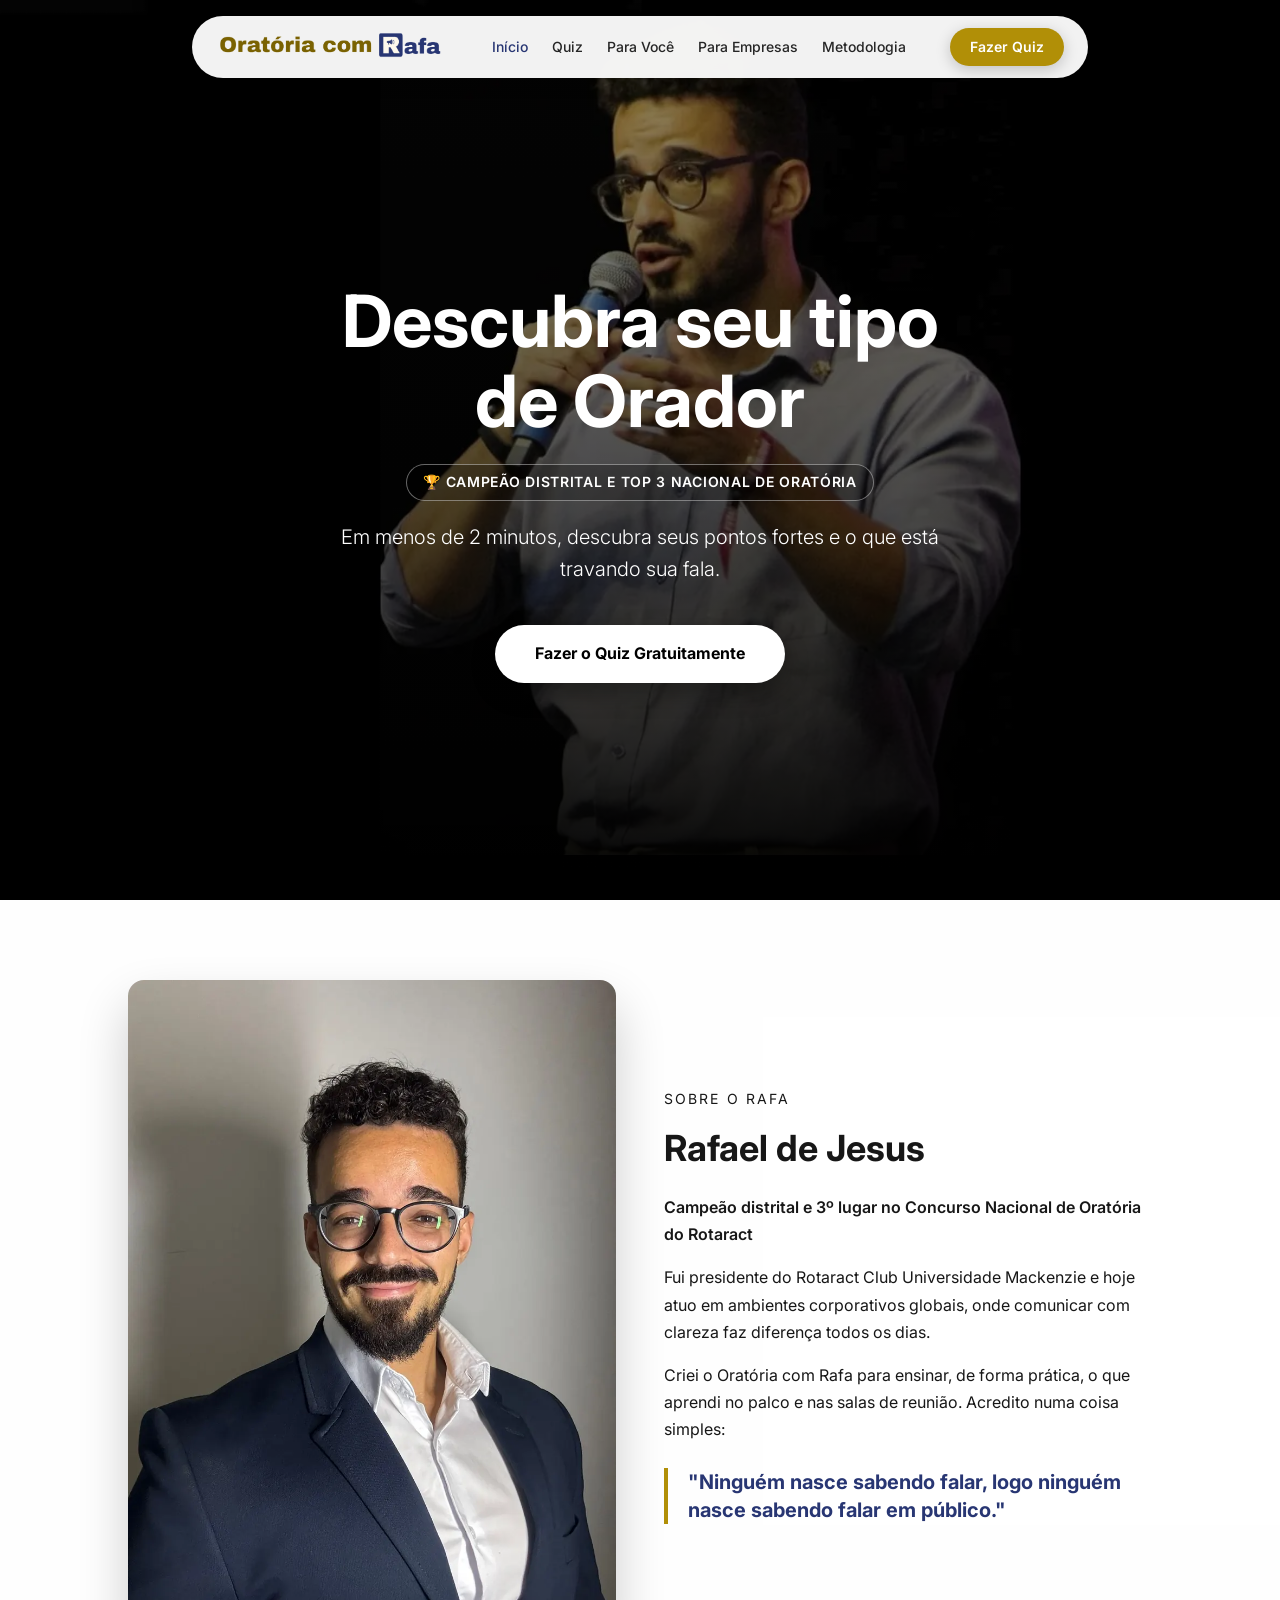
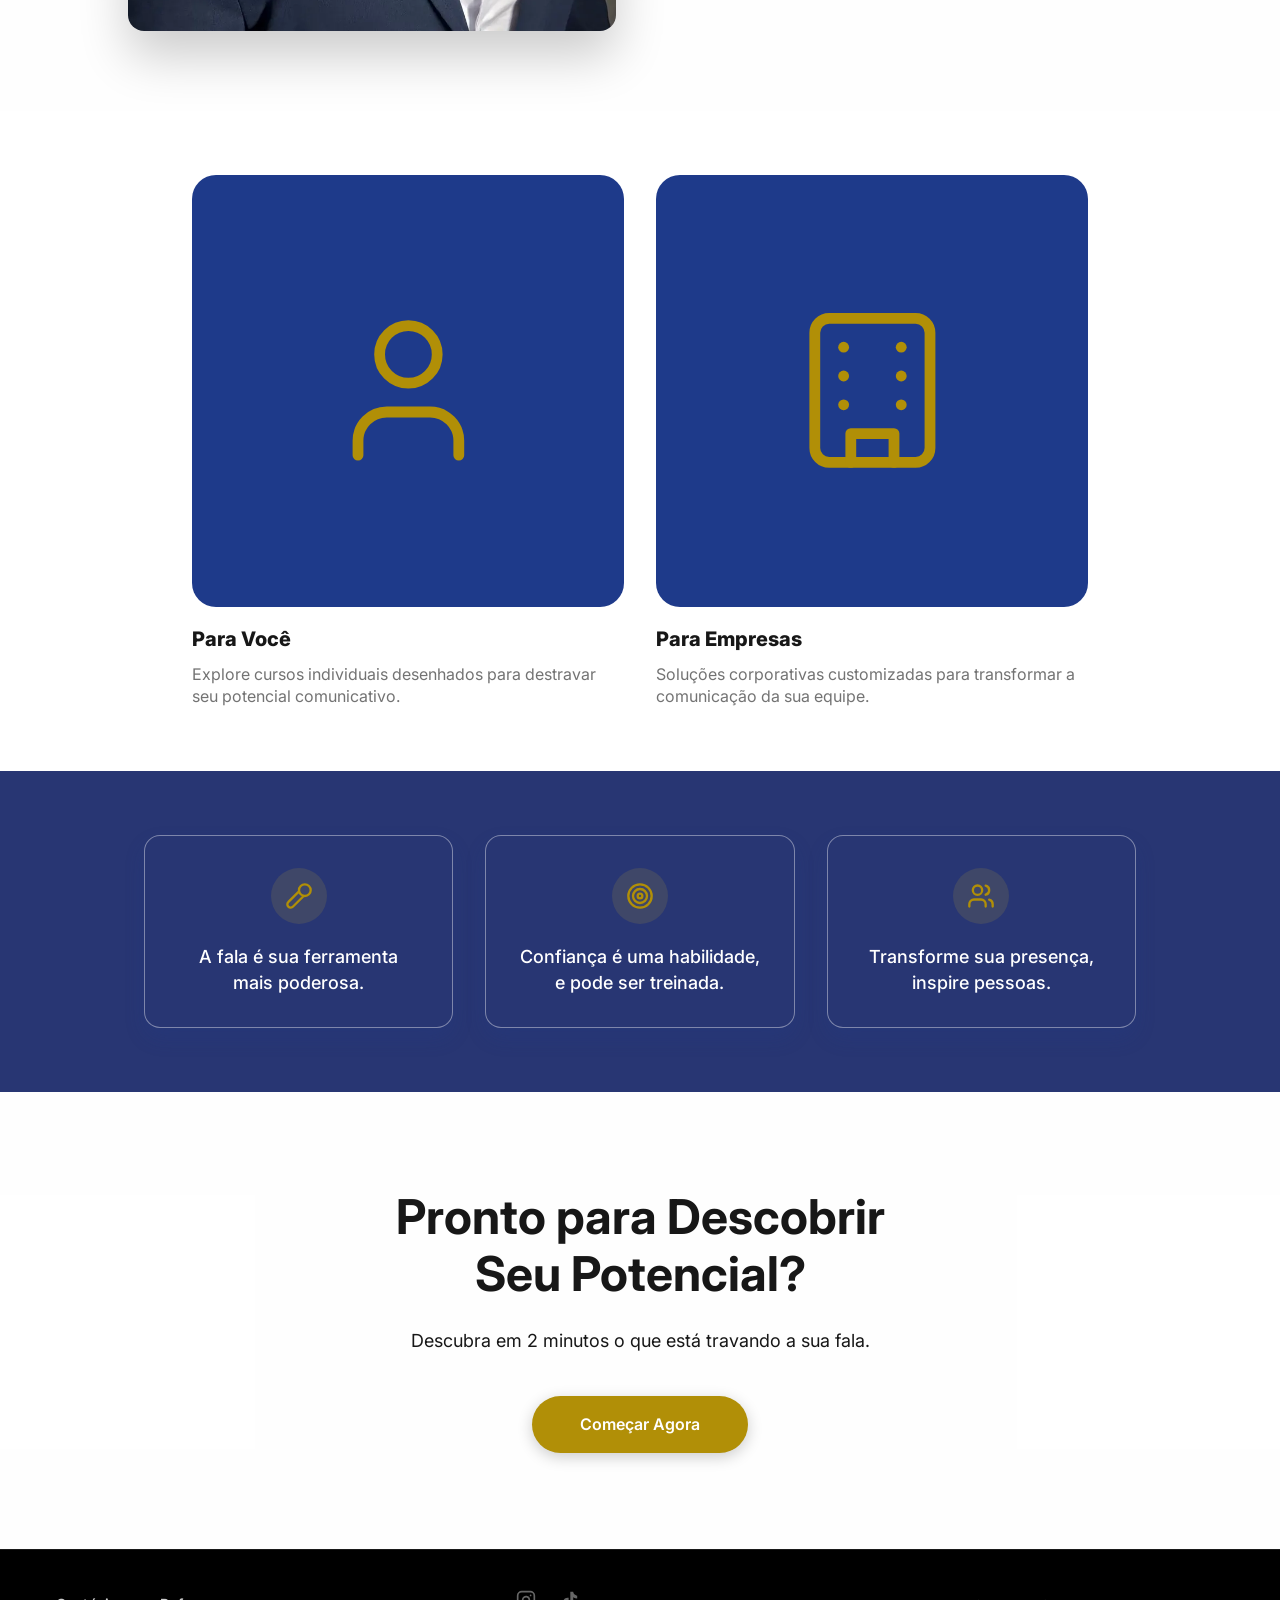
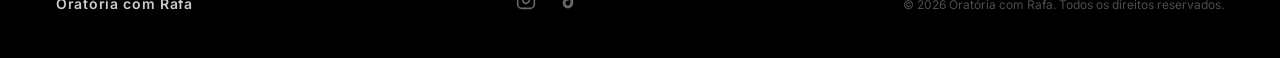
<file: index.html>
<!DOCTYPE html>
<html lang="pt-BR">

<head>
  <meta charset="UTF-8" />
  <meta name="viewport" content="width=device-width, initial-scale=1.0" />
  <title>Descubra Seu Tipo de Orador | Oratória com Rafa</title>
  <meta name="description" content="Descubra em 2 minutos o seu tipo de orador e o que está travando a sua fala. Quiz gratuito com Rafael de Jesus, campeão distrital de oratória." />
  <meta name="author" content="Rafael de Jesus" />
  <link rel="canonical" href="https://www.oratoriacomrafa.com.br/" />
  <meta property="og:type" content="website" />
  <meta property="og:locale" content="pt_BR" />
  <meta property="og:site_name" content="Oratória com Rafa" />
  <meta property="og:title" content="Descubra Seu Tipo de Orador | Oratória com Rafa" />
  <meta property="og:description" content="Descubra em 2 minutos o seu tipo de orador e o que está travando a sua fala. Quiz gratuito com Rafael de Jesus, campeão distrital de oratória." />
  <meta property="og:url" content="https://www.oratoriacomrafa.com.br/" />
  <meta property="og:image" content="https://www.oratoriacomrafa.com.br/assets/images/og-image.jpg" />
  <meta property="og:image:width" content="1200" />
  <meta property="og:image:height" content="630" />
  <meta property="og:image:alt" content="Rafael de Jesus falando em um palco, com a marca Oratória com Rafa" />
  <meta name="twitter:card" content="summary_large_image" />
  <meta name="twitter:title" content="Descubra Seu Tipo de Orador | Oratória com Rafa" />
  <meta name="twitter:description" content="Descubra em 2 minutos o seu tipo de orador e o que está travando a sua fala. Quiz gratuito com Rafael de Jesus, campeão distrital de oratória." />
  <meta name="twitter:image" content="https://www.oratoriacomrafa.com.br/assets/images/og-image.jpg" />
  <link rel="icon" href="/favicon.ico" sizes="48x48" />
  <link rel="icon" href="/favicon-96.png" type="image/png" sizes="96x96" />
  <link rel="apple-touch-icon" href="/apple-touch-icon.png" />
  <link rel="preconnect" href="https://fonts.googleapis.com" />
  <link rel="preconnect" href="https://fonts.gstatic.com" crossorigin />
  <link href="https://fonts.googleapis.com/css2?family=Inter:wght@300;400;500;600;700;800&display=swap" rel="stylesheet" />
  <link rel="stylesheet" href="css/styles.css" />
  <script src="js/pixel.js"></script>
</head>

<body>

  <!-- Navigation -->
  <nav class="nav-bar" id="main-nav">
    <div class="nav-container">
      <div class="nav-pill">
        <a href="index.html" class="nav-logo">
          <picture>
            <source srcset="assets/images/logo.webp" type="image/webp" />
            <img src="assets/images/logo.png" alt="Oratória com Rafa" width="717" height="99" />
          </picture>
        </a>
        <div class="nav-links" id="nav-links">
          <a href="index.html" class="nav-link active" aria-current="page">Início</a>
          <a href="quiz.html" class="nav-link">Quiz</a>
          <a href="para-voce.html" class="nav-link">Para Você</a>
          <a href="para-empresas.html" class="nav-link">Para Empresas</a>
          <a href="metodologia.html" class="nav-link">Metodologia</a>
        </div>
        <a href="quiz.html" class="btn btn-dark btn-nav-cta">Fazer Quiz</a>
        <button class="mobile-toggle" id="mobile-toggle" aria-label="Abrir menu" aria-controls="mobile-menu" aria-expanded="false">
          <span></span><span></span><span></span>
        </button>
      </div>
      <!-- Mobile dropdown -->
      <div class="mobile-menu" id="mobile-menu">
        <a href="index.html" class="mobile-link active" aria-current="page">Início</a>
        <a href="quiz.html" class="mobile-link">Quiz</a>
        <a href="para-voce.html" class="mobile-link">Para Você</a>
        <a href="para-empresas.html" class="mobile-link">Para Empresas</a>
        <a href="metodologia.html" class="mobile-link">Metodologia</a>
        <a href="quiz.html" class="btn btn-dark btn-mobile-cta">Fazer Quiz</a>
      </div>
    </div>
  </nav>

  <main>
    <!-- Hero Section -->
    <section class="hero" id="hero">
      <div class="hero-bg">
        <picture>
          <source srcset="assets/images/eventocrop.webp" type="image/webp" />
          <img src="assets/images/eventocrop.jpg" alt="Rafael de Jesus falando ao microfone em um palco" width="1920" height="1079" fetchpriority="high" />
        </picture>
        <div class="hero-overlay"></div>
      </div>
      <div class="hero-content fade-in">
        <h1>Descubra seu tipo<br>de Orador</h1>
        <p class="hero-credential">🏆 Campeão distrital e Top 3 nacional de oratória</p>
        <p>Em menos de 2 minutos, descubra seus pontos fortes e o que está travando sua fala.</p>
        <a href="quiz.html" class="btn btn-white btn-hero">Fazer o Quiz Gratuitamente</a>
      </div>
    </section>

    <!-- Sobre o Rafa -->
    <section class="section-white" id="sobre">
      <div class="container">
        <div class="about-grid">
          <div>
            <picture>
              <source srcset="assets/images/padrao.webp" type="image/webp" />
              <img src="assets/images/padrao.jpg" alt="Rafael de Jesus, mentor de oratória" width="900" height="1200" loading="lazy" />
            </picture>
          </div>
          <div class="fade-in">
            <p class="label">Sobre o Rafa</p>
            <h2>Rafael de Jesus</h2>
            <p class="about-credential">Campeão distrital e 3º lugar no Concurso Nacional de Oratória do Rotaract</p>
            <p>Fui presidente do Rotaract Club Universidade Mackenzie e hoje atuo em ambientes corporativos globais,
              onde comunicar com clareza faz diferença todos os dias.</p>
            <p>Criei o Oratória com Rafa para ensinar, de forma prática, o que aprendi no palco e nas salas de reunião.
              Acredito numa coisa simples:</p>
            <blockquote class="about-quote">
              "Ninguém nasce sabendo falar, logo ninguém nasce sabendo falar em público."
            </blockquote>
          </div>
        </div>
      </div>
    </section>
    <!-- Navigation Cards Section -->
    <section class="section-nav-cards" id="categories">
      <div class="container">
        <div class="nav-cards-grid">
          <!-- Card: Para Você -->
          <a href="para-voce.html" class="nav-card-item slide-up" style="animation-delay: 0s">
            <div class="nav-card">
              <div class="nav-card-icon">
                <svg xmlns="http://www.w3.org/2000/svg" width="100%" height="100%" viewBox="0 0 24 24" fill="none"
                  stroke="currentColor" stroke-width="1.5" stroke-linecap="round" stroke-linejoin="round">
                  <path d="M19 21v-2a4 4 0 0 0-4-4H9a4 4 0 0 0-4 4v2"></path>
                  <circle cx="12" cy="7" r="4"></circle>
                </svg>
              </div>
            </div>
            <div class="nav-card-content">
              <h3>Para Você</h3>
              <p>Explore cursos individuais desenhados para destravar seu potencial comunicativo.</p>
            </div>
          </a>

          <!-- Card: Para Empresas -->
          <a href="para-empresas.html" class="nav-card-item slide-up" style="animation-delay: 0.1s">
            <div class="nav-card">
              <div class="nav-card-icon">
                <svg xmlns="http://www.w3.org/2000/svg" width="100%" height="100%" viewBox="0 0 24 24" fill="none"
                  stroke="currentColor" stroke-width="1.5" stroke-linecap="round" stroke-linejoin="round">
                  <rect x="4" y="2" width="16" height="20" rx="2" ry="2"></rect>
                  <path d="M9 22v-4h6v4"></path>
                  <path d="M8 6h.01"></path>
                  <path d="M16 6h.01"></path>
                  <path d="M8 10h.01"></path>
                  <path d="M16 10h.01"></path>
                  <path d="M8 14h.01"></path>
                  <path d="M16 14h.01"></path>
                </svg>
              </div>
            </div>
            <div class="nav-card-content">
              <h3>Para Empresas</h3>
              <p>Soluções corporativas customizadas para transformar a comunicação da sua equipe.</p>
            </div>
          </a>
        </div>
      </div>
    </section>
    <section id="pillars">
      <div class="container">
        <div class="pillars-grid">

          <!-- Card 1 -->
          <div class="pillar-card slide-up" style="animation-delay: 0s">
            <div class="pillar-icon">
              <svg xmlns="http://www.w3.org/2000/svg" width="28" height="28" viewBox="0 0 24 24" fill="none"
                stroke="currentColor" stroke-width="2" stroke-linecap="round" stroke-linejoin="round">
                <path d="m12 8-9.04 9.06a2.82 2.82 0 1 0 3.98 3.98L16 12" />
                <circle cx="17" cy="7" r="5" />
              </svg>
            </div>
            <p class="pillar-text">A fala é sua ferramenta mais poderosa.</p>
          </div>

          <!-- Card 2 -->
          <div class="pillar-card slide-up" style="animation-delay: 0.1s">
            <div class="pillar-icon">
              <svg xmlns="http://www.w3.org/2000/svg" width="28" height="28" viewBox="0 0 24 24" fill="none"
                stroke="currentColor" stroke-width="2" stroke-linecap="round" stroke-linejoin="round">
                <circle cx="12" cy="12" r="10" />
                <circle cx="12" cy="12" r="6" />
                <circle cx="12" cy="12" r="2" />
              </svg>
            </div>
            <p class="pillar-text">Confiança é uma habilidade, e pode ser treinada.</p>
          </div>

          <!-- Card 3 -->
          <div class="pillar-card slide-up" style="animation-delay: 0.2s">
            <div class="pillar-icon">
              <svg xmlns="http://www.w3.org/2000/svg" width="28" height="28" viewBox="0 0 24 24" fill="none"
                stroke="currentColor" stroke-width="2" stroke-linecap="round" stroke-linejoin="round">
                <path d="M16 21v-2a4 4 0 0 0-4-4H6a4 4 0 0 0-4 4v2" />
                <circle cx="9" cy="7" r="4" />
                <path d="M22 21v-2a4 4 0 0 0-3-3.87" />
                <path d="M16 3.13a4 4 0 0 1 0 7.75" />
              </svg>
            </div>
            <p class="pillar-text">Transforme sua presença, inspire pessoas.</p>
          </div>

        </div>
      </div>
    </section>
    <!-- Depoimentos: escondido até existirem depoimentos reais (com permissão).
         Para publicar: copie o <figure> de exemplo para cada aluno e remova o atributo "hidden" da <section>. -->
    <section class="section-white testimonials" id="depoimentos" hidden>
      <div class="container">
        <div class="section-heading">
          <h2>O que dizem os alunos</h2>
        </div>
        <div class="testimonials-grid">
          <!--
          <figure class="testimonial-card">
            <blockquote>"Texto do depoimento."</blockquote>
            <figcaption><strong>Nome do Aluno</strong><span>Cargo, Empresa</span></figcaption>
          </figure>
          -->
        </div>
      </div>
    </section>

    <!-- CTA Section -->
    <section class="section-white section-cta" id="cta">
      <div class="container text-center">
        <h2 class="cta-title">Pronto para Descobrir<br>Seu Potencial?</h2>
        <p class="cta-subtitle">Descubra em 2 minutos o que está travando a sua fala.</p>
        <a href="quiz.html" class="btn btn-dark btn-cta">Começar Agora</a>
      </div>
    </section>
  </main>

  <!-- Rodapé: o conteúdo é gerado por renderFooter() em js/main.js (um só lugar para todas as páginas) -->
  <footer class="footer" id="site-footer"></footer>

  <script src="js/main.js"></script>
</body>

</html>
</file>
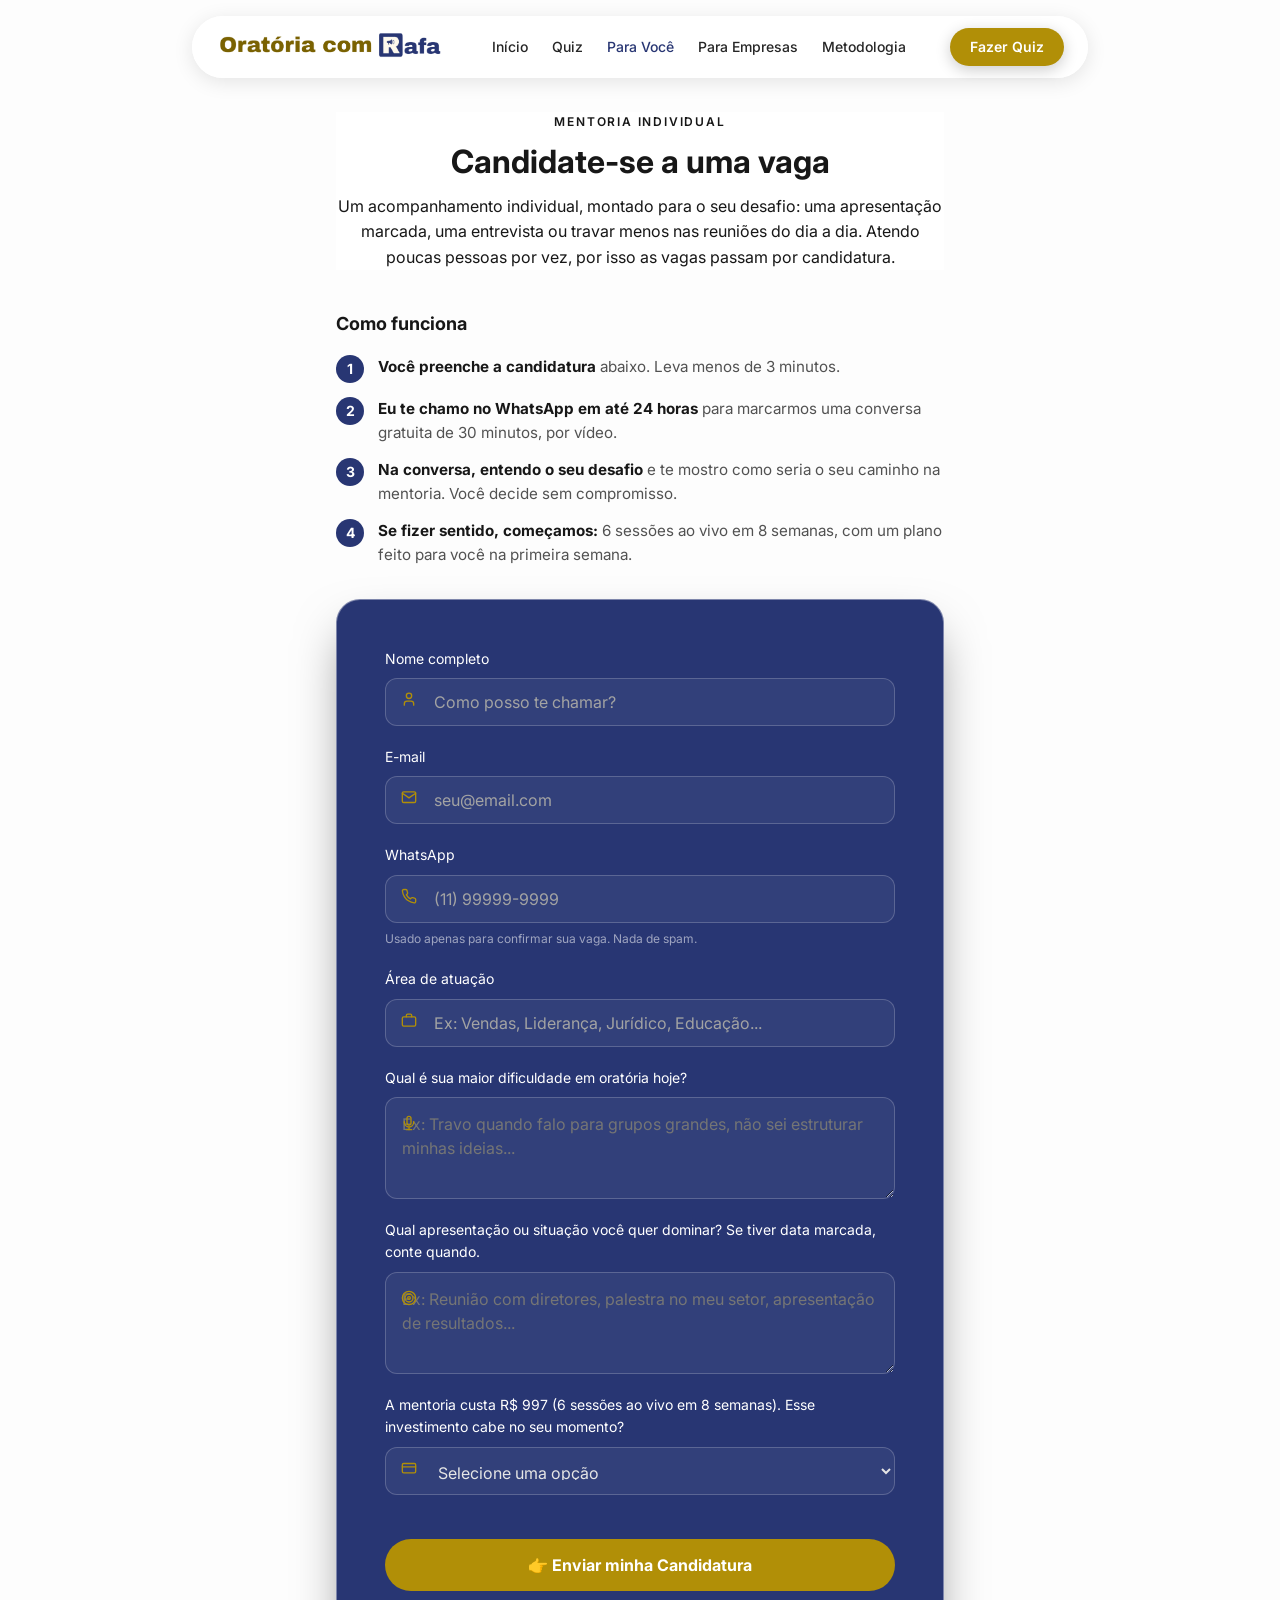
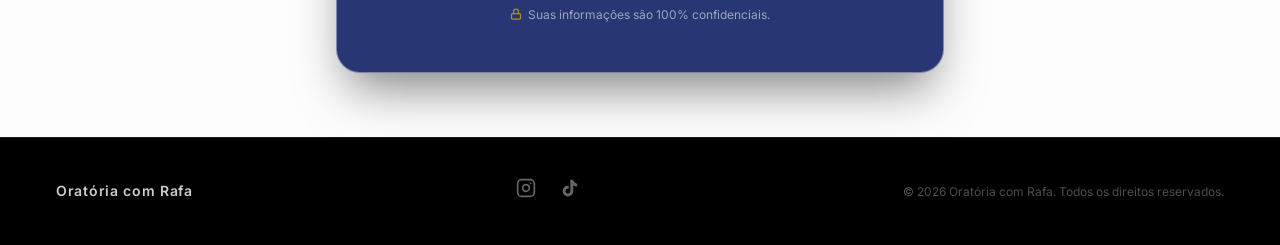
<file: mentoria.html>
<!DOCTYPE html>
<html lang="pt-BR">
<head>
  <meta charset="UTF-8" />
  <meta name="viewport" content="width=device-width, initial-scale=1.0" />
  <title>Mentoria Individual de Oratória | Oratória com Rafa</title>
  <meta name="description" content="Mentoria individual de oratória: 6 sessões ao vivo em 8 semanas, com plano feito para o seu desafio. Candidate-se e marque uma conversa gratuita de 30 minutos." />
  <meta name="author" content="Rafael de Jesus" />
  <link rel="canonical" href="https://www.oratoriacomrafa.com.br/mentoria.html" />
  <meta property="og:type" content="website" />
  <meta property="og:locale" content="pt_BR" />
  <meta property="og:site_name" content="Oratória com Rafa" />
  <meta property="og:title" content="Mentoria Individual de Oratória | Oratória com Rafa" />
  <meta property="og:description" content="Candidate-se a uma vaga de mentoria individual em oratória. Acompanhamento personalizado para o seu contexto profissional." />
  <meta property="og:url" content="https://www.oratoriacomrafa.com.br/mentoria.html" />
  <meta property="og:image" content="https://www.oratoriacomrafa.com.br/assets/images/og-image.jpg" />
  <meta property="og:image:width" content="1200" />
  <meta property="og:image:height" content="630" />
  <meta property="og:image:alt" content="Rafael de Jesus falando em um palco, com a marca Oratória com Rafa" />
  <meta name="twitter:card" content="summary_large_image" />
  <meta name="twitter:title" content="Mentoria Individual de Oratória | Oratória com Rafa" />
  <meta name="twitter:description" content="Candidate-se a uma vaga de mentoria individual em oratória. Acompanhamento personalizado para o seu contexto profissional." />
  <meta name="twitter:image" content="https://www.oratoriacomrafa.com.br/assets/images/og-image.jpg" />
  <link rel="icon" href="/favicon.ico" sizes="48x48" />
  <link rel="icon" href="/favicon-96.png" type="image/png" sizes="96x96" />
  <link rel="apple-touch-icon" href="/apple-touch-icon.png" />
  <link rel="preconnect" href="https://fonts.googleapis.com" />
  <link rel="preconnect" href="https://fonts.gstatic.com" crossorigin />
  <link href="https://fonts.googleapis.com/css2?family=Inter:wght@300;400;500;600;700;800&display=swap" rel="stylesheet" />
  <link rel="stylesheet" href="css/styles.css" />
  <script src="js/pixel.js"></script>
</head>
<body class="page-wrap">
    <nav class="nav-bar" id="main-nav">
    <div class="nav-container">
      <div class="nav-pill">
        <a href="index.html" class="nav-logo">
          <picture>
            <source srcset="assets/images/logo.webp" type="image/webp" />
            <img src="assets/images/logo.png" alt="Oratória com Rafa" width="717" height="99" />
          </picture>
        </a>
        <div class="nav-links" id="nav-links">
          <a href="index.html" class="nav-link">Início</a>
          <a href="quiz.html" class="nav-link">Quiz</a>
          <a href="para-voce.html" class="nav-link active" aria-current="page">Para Você</a>
          <a href="para-empresas.html" class="nav-link">Para Empresas</a>
          <a href="metodologia.html" class="nav-link">Metodologia</a>
        </div>
        <a href="quiz.html" class="btn btn-dark btn-nav-cta">Fazer Quiz</a>
        <button class="mobile-toggle" id="mobile-toggle" aria-label="Abrir menu" aria-controls="mobile-menu" aria-expanded="false">
          <span></span><span></span><span></span>
        </button>
      </div>
      <!-- Mobile dropdown -->
      <div class="mobile-menu" id="mobile-menu">
        <a href="index.html" class="mobile-link">Início</a>
        <a href="quiz.html" class="mobile-link">Quiz</a>
        <a href="para-voce.html" class="mobile-link active" aria-current="page">Para Você</a>
        <a href="para-empresas.html" class="mobile-link">Para Empresas</a>
        <a href="metodologia.html" class="mobile-link">Metodologia</a>
        <a href="quiz.html" class="btn btn-dark btn-mobile-cta">Fazer Quiz</a>
      </div>
    </div>
  </nav>

    <main class="lead-page">
        <div class="lead-wrapper fade-in" style="max-width: 38rem;">
            <div class="lead-header">
                <p style="color: #a3a3a3; font-size: 0.75rem; text-transform: uppercase; letter-spacing: 0.15em; margin-bottom: 0.75rem; font-weight: 600;">MENTORIA INDIVIDUAL</p>
                <h1 style="font-size: 2rem !important; color: #171717 !important; margin-bottom: 0.75rem; line-height: 1.2;">Candidate-se a uma vaga</h1>
                <p style="color: #737373; font-size: 1rem; line-height: 1.6;">Um acompanhamento individual, montado para o seu desafio: uma apresentação marcada, uma entrevista ou travar menos nas reuniões do dia a dia. Atendo poucas pessoas por vez, por isso as vagas passam por candidatura.</p>
            </div>

            <!-- Como funciona: os passos até começar a mentoria -->
            <section aria-labelledby="como-funciona" style="margin-top: 2rem; margin-bottom: 2rem;">
                <h2 id="como-funciona" style="font-size: 1.125rem !important; color: #171717 !important; margin-bottom: 1rem; font-weight: 700;">Como funciona</h2>
                <ol style="list-style: none; padding: 0; margin: 0; display: grid; gap: 0.875rem;">
                    <li style="display: flex; gap: 0.875rem; align-items: flex-start;">
                        <span style="flex-shrink: 0; width: 1.75rem; height: 1.75rem; border-radius: 50%; background: var(--primary); color: #ffffff; font-size: 0.875rem; font-weight: 700; display: flex; align-items: center; justify-content: center;">1</span>
                        <p style="color: #525252; font-size: 0.95rem; line-height: 1.55; margin: 0;"><strong style="color: #171717;">Você preenche a candidatura</strong> abaixo. Leva menos de 3 minutos.</p>
                    </li>
                    <li style="display: flex; gap: 0.875rem; align-items: flex-start;">
                        <span style="flex-shrink: 0; width: 1.75rem; height: 1.75rem; border-radius: 50%; background: var(--primary); color: #ffffff; font-size: 0.875rem; font-weight: 700; display: flex; align-items: center; justify-content: center;">2</span>
                        <p style="color: #525252; font-size: 0.95rem; line-height: 1.55; margin: 0;"><strong style="color: #171717;">Eu te chamo no WhatsApp em até 24 horas</strong> para marcarmos uma conversa gratuita de 30 minutos, por vídeo.</p>
                    </li>
                    <li style="display: flex; gap: 0.875rem; align-items: flex-start;">
                        <span style="flex-shrink: 0; width: 1.75rem; height: 1.75rem; border-radius: 50%; background: var(--primary); color: #ffffff; font-size: 0.875rem; font-weight: 700; display: flex; align-items: center; justify-content: center;">3</span>
                        <p style="color: #525252; font-size: 0.95rem; line-height: 1.55; margin: 0;"><strong style="color: #171717;">Na conversa, entendo o seu desafio</strong> e te mostro como seria o seu caminho na mentoria. Você decide sem compromisso.</p>
                    </li>
                    <li style="display: flex; gap: 0.875rem; align-items: flex-start;">
                        <span style="flex-shrink: 0; width: 1.75rem; height: 1.75rem; border-radius: 50%; background: var(--primary); color: #ffffff; font-size: 0.875rem; font-weight: 700; display: flex; align-items: center; justify-content: center;">4</span>
                        <p style="color: #525252; font-size: 0.95rem; line-height: 1.55; margin: 0;"><strong style="color: #171717;">Se fizer sentido, começamos:</strong> 6 sessões ao vivo em 8 semanas, com um plano feito para você na primeira semana.</p>
                    </li>
                </ol>
            </section>

            <!-- Confirmação: fica oculta (hidden) até o envio dar certo; quem mostra é initApplicationForm() em js/main.js -->
            <div id="confirmation-msg" hidden role="status" style="background: var(--primary); border: 1px solid rgba(255,255,255,0.3); border-radius: 1rem; padding: 2rem; text-align: center; margin-top: 1.5rem;">
                <div style="font-size: 2.5rem; margin-bottom: 1rem;">✅</div>
                <h2 style="color: #ffffff !important; font-size: 1.5rem; margin-bottom: 0.75rem; font-weight: 700;">Candidatura recebida!</h2>
                <p style="color: rgba(255,255,255,0.85) !important; font-size: 1rem; line-height: 1.6;">Vou ler com atenção e te chamo no WhatsApp em até 24 horas para marcarmos a nossa conversa gratuita de 30 minutos.</p>
            </div>

            <div class="lead-form-card" id="application-form-card">
                <form id="application-form">
                    <!-- Campo 1: Nome -->
                    <div class="form-group">
                        <label for="nome" style="color: #ffffff !important; font-weight: 400 !important; margin-bottom: 0.5rem; display: block; font-size: 0.875rem;">Nome completo</label>
                        <div class="form-input-wrap">
                            <span class="input-icon">
                                <svg xmlns="http://www.w3.org/2000/svg" width="16" height="16" viewBox="0 0 24 24" fill="none" stroke="currentColor" stroke-width="2" stroke-linecap="round" stroke-linejoin="round">
                                    <path d="M19 21v-2a4 4 0 0 0-4-4H9a4 4 0 0 0-4 4v2" />
                                    <circle cx="12" cy="7" r="4" />
                                </svg>
                            </span>
                            <input type="text" id="nome" name="nome" class="form-input" placeholder="Como posso te chamar?" required />
                        </div>
                    </div>

                    <!-- Campo 2: E-mail -->
                    <div class="form-group">
                        <label for="email" style="color: #ffffff !important; font-weight: 400 !important; margin-bottom: 0.5rem; display: block; font-size: 0.875rem;">E-mail</label>
                        <div class="form-input-wrap">
                            <span class="input-icon">
                                <svg xmlns="http://www.w3.org/2000/svg" width="16" height="16" viewBox="0 0 24 24" fill="none" stroke="currentColor" stroke-width="2" stroke-linecap="round" stroke-linejoin="round">
                                    <path d="M4 4h16c1.1 0 2 .9 2 2v12c0 1.1-.9 2-2 2H4c-1.1 0-2-.9-2-2V6c0-1.1.9-2 2-2z" />
                                    <polyline points="22,6 12,13 2,6" />
                                </svg>
                            </span>
                            <input type="email" id="email" name="email" class="form-input" placeholder="seu@email.com" required />
                        </div>
                    </div>

                    <!-- Campo 3: WhatsApp -->
                    <div class="form-group">
                        <label for="whatsapp" style="color: #ffffff !important; font-weight: 400 !important; margin-bottom: 0.5rem; display: block; font-size: 0.875rem;">WhatsApp</label>
                        <div class="form-input-wrap">
                            <span class="input-icon">
                                <svg xmlns="http://www.w3.org/2000/svg" width="16" height="16" viewBox="0 0 24 24" fill="none" stroke="currentColor" stroke-width="2" stroke-linecap="round" stroke-linejoin="round">
                                    <path d="M22 16.92v3a2 2 0 0 1-2.18 2 19.79 19.79 0 0 1-8.63-3.07 19.5 19.5 0 0 1-6-6 19.79 19.79 0 0 1-3.07-8.67A2 2 0 0 1 4.11 2h3a2 2 0 0 1 2 1.72c.127.96.361 1.903.7 2.81a2 2 0 0 1-.45 2.11L8.09 9.91a16 16 0 0 0 6 6l1.27-1.27a2 2 0 0 1 2.11-.45c.907.339 1.85.573 2.81.7A2 2 0 0 1 22 16.92z" />
                                </svg>
                            </span>
                            <input type="tel" id="whatsapp" name="whatsapp" class="form-input" placeholder="(11) 99999-9999" required />
                        </div>
                        <p style="font-size: 12px; color: rgba(255, 255, 255, 0.55) !important; margin-top: 0.4rem;">Usado apenas para confirmar sua vaga. Nada de spam.</p>
                    </div>

                    <!-- Campo 4: Área de atuação -->
                    <div class="form-group">
                        <label for="area" style="color: #ffffff !important; font-weight: 400 !important; margin-bottom: 0.5rem; display: block; font-size: 0.875rem;">Área de atuação</label>
                        <div class="form-input-wrap">
                            <span class="input-icon">
                                <svg xmlns="http://www.w3.org/2000/svg" width="16" height="16" viewBox="0 0 24 24" fill="none" stroke="currentColor" stroke-width="2" stroke-linecap="round" stroke-linejoin="round">
                                    <rect x="2" y="7" width="20" height="14" rx="2" ry="2" />
                                    <path d="M16 7V5a2 2 0 0 0-2-2h-4a2 2 0 0 0-2 2v2" />
                                </svg>
                            </span>
                            <input type="text" id="area" name="area" class="form-input" placeholder="Ex: Vendas, Liderança, Jurídico, Educação..." required />
                        </div>
                    </div>

                    <!-- Campo 5: Maior dificuldade (textarea) -->
                    <div class="form-group">
                        <label for="dificuldade" style="color: #ffffff !important; font-weight: 400 !important; margin-bottom: 0.5rem; display: block; font-size: 0.875rem;">Qual é sua maior dificuldade em oratória hoje?</label>
                        <div class="form-input-wrap" style="align-items: flex-start;">
                            <span class="input-icon" style="top: 1rem !important; transform: none !important;">
                                <svg xmlns="http://www.w3.org/2000/svg" width="16" height="16" viewBox="0 0 24 24" fill="none" stroke="currentColor" stroke-width="2" stroke-linecap="round" stroke-linejoin="round">
                                    <path d="M12 2a3 3 0 0 0-3 3v7a3 3 0 0 0 6 0V5a3 3 0 0 0-3-3Z" />
                                    <path d="M19 10v1a7 7 0 0 1-14 0v-1" />
                                    <line x1="12" x2="12" y1="19" y2="22" />
                                    <line x1="8" x2="16" y1="22" y2="22" />
                                </svg>
                            </span>
                            <textarea id="dificuldade" name="dificuldade" rows="3" placeholder="Ex: Travo quando falo para grupos grandes, não sei estruturar minhas ideias..." required style="width: 100%; padding: 0.875rem 1rem 0.875rem 3rem; border-radius: 0.75rem; border: 1px solid rgba(255, 255, 255, 0.2); background: rgba(255, 255, 255, 0.05); color: #ffffff; outline: none; resize: vertical; font-family: inherit; font-size: 1rem; line-height: 1.5;"></textarea>
                        </div>
                    </div>

                    <!-- Campo 6: Objetivo (textarea) -->
                    <div class="form-group">
                        <label for="objetivo" style="color: #ffffff !important; font-weight: 400 !important; margin-bottom: 0.5rem; display: block; font-size: 0.875rem;">Qual apresentação ou situação você quer dominar? Se tiver data marcada, conte quando.</label>
                        <div class="form-input-wrap" style="align-items: flex-start;">
                            <span class="input-icon" style="top: 1rem !important; transform: none !important;">
                                <svg xmlns="http://www.w3.org/2000/svg" width="16" height="16" viewBox="0 0 24 24" fill="none" stroke="currentColor" stroke-width="2" stroke-linecap="round" stroke-linejoin="round">
                                    <circle cx="12" cy="12" r="10" />
                                    <circle cx="12" cy="12" r="6" />
                                    <circle cx="12" cy="12" r="2" />
                                </svg>
                            </span>
                            <textarea id="objetivo" name="objetivo" rows="3" placeholder="Ex: Reunião com diretores, palestra no meu setor, apresentação de resultados..." required style="width: 100%; padding: 0.875rem 1rem 0.875rem 3rem; border-radius: 0.75rem; border: 1px solid rgba(255, 255, 255, 0.2); background: rgba(255, 255, 255, 0.05); color: #ffffff; outline: none; resize: vertical; font-family: inherit; font-size: 1rem; line-height: 1.5;"></textarea>
                        </div>
                    </div>

                    <!-- Campo 7: Investimento (filtra antes de marcar a conversa) -->
                    <div class="form-group">
                        <label for="investimento" style="color: #ffffff !important; font-weight: 400 !important; margin-bottom: 0.5rem; display: block; font-size: 0.875rem;">A mentoria custa R$ 997 (6 sessões ao vivo em 8 semanas). Esse investimento cabe no seu momento?</label>
                        <div class="form-input-wrap">
                            <span class="input-icon">
                                <svg xmlns="http://www.w3.org/2000/svg" width="16" height="16" viewBox="0 0 24 24" fill="none" stroke="currentColor" stroke-width="2" stroke-linecap="round" stroke-linejoin="round">
                                    <rect x="2" y="5" width="20" height="14" rx="2" ry="2" />
                                    <line x1="2" y1="10" x2="22" y2="10" />
                                </svg>
                            </span>
                            <select id="investimento" name="investimento" required class="form-input" style="width: 100%; border-radius: 0.75rem !important; border: 1px solid rgba(255, 255, 255, 0.2) !important; background: rgba(255, 255, 255, 0.05) !important; color: #e5e5e5 !important; outline: none; padding-left: 3rem !important; height: 3rem !important;">
                                <option value="" style="background-color: #283673; color: #ffffff;">Selecione uma opção</option>
                                <option value="Sim" style="background-color: #283673; color: #ffffff;">Sim</option>
                                <option value="Sim, se for parcelado" style="background-color: #283673; color: #ffffff;">Sim, se for parcelado</option>
                                <option value="Agora não" style="background-color: #283673; color: #ffffff;">Agora não</option>
                            </select>
                        </div>
                    </div>

                    <!-- Botão de envio -->
                    <button type="submit" class="btn btn-card" style="width: 100%; margin-top: 1.5rem; border-radius: 50px !important; background: var(--detail) !important; color: #ffffff !important; font-weight: 700 !important; padding: 1rem !important; font-size: 1rem !important; border: none !important;">
                        👉 Enviar minha Candidatura
                    </button>

                    <!-- Confiança abaixo do botão -->
                    <div style="text-align: center; font-size: 12px; color: rgba(255, 255, 255, 0.55) !important; margin-top: 0.875rem; display: flex; align-items: center; justify-content: center; gap: 0.35rem;">
                        <svg xmlns="http://www.w3.org/2000/svg" width="12" height="12" viewBox="0 0 24 24" fill="none" stroke="currentColor" stroke-width="2.5" stroke-linecap="round" stroke-linejoin="round" style="color: var(--detail) !important; flex-shrink: 0;">
                            <rect x="3" y="11" width="18" height="11" rx="2" ry="2"></rect>
                            <path d="M7 11V7a5 5 0 0 1 10 0v4"></path>
                        </svg>
                        <span>Suas informações são 100% confidenciais.</span>
                    </div>
                </form>
            </div>
        </div>
    </main>

    <!-- Rodapé: o conteúdo é gerado por renderFooter() em js/main.js (um só lugar para todas as páginas) -->
    <footer class="footer" id="site-footer"></footer>

    <script src="js/main.js"></script>
</body>
</html>
</file>
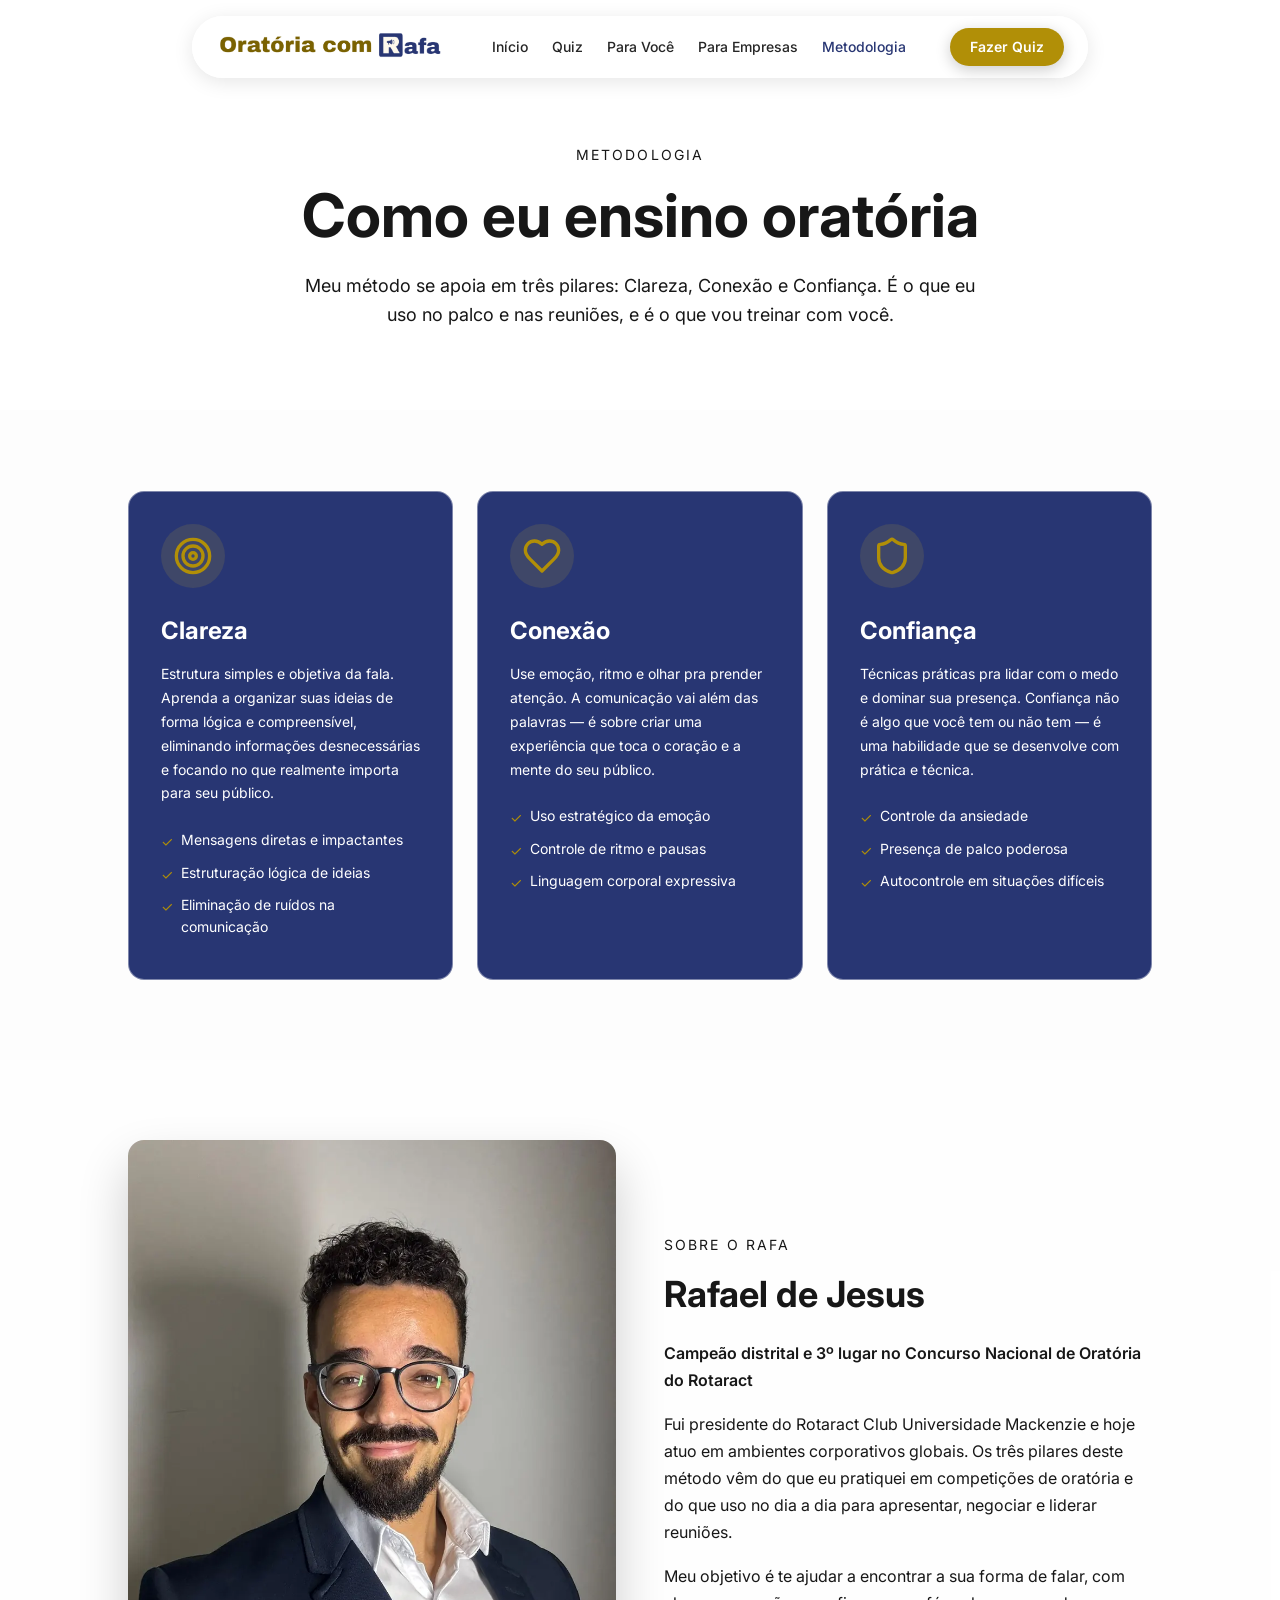
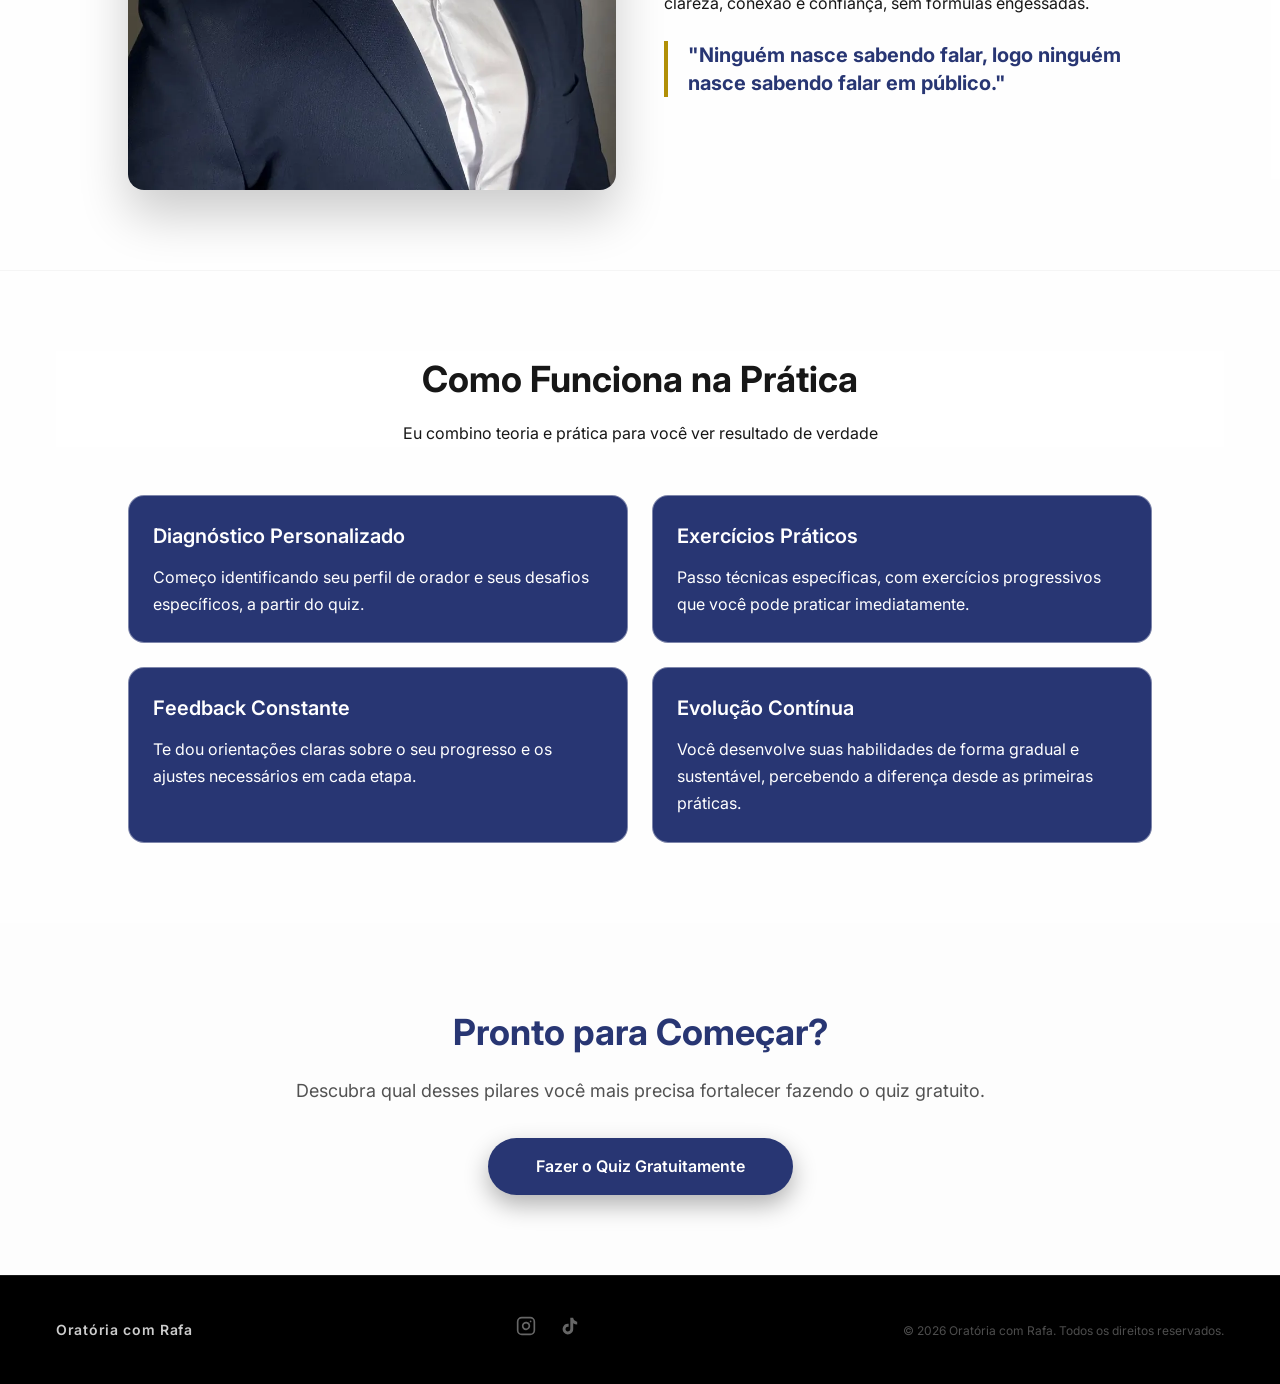
<file: metodologia.html>
<!DOCTYPE html>
<html lang="pt-BR">

<head>
  <meta charset="UTF-8" />
  <meta name="viewport" content="width=device-width, initial-scale=1.0" />
  <title>Metodologia: Clareza, Conexão e Confiança | Oratória com Rafa</title>
  <meta name="description" content="Conheça o método de oratória do Rafael de Jesus, baseado em três pilares: Clareza, Conexão e Confiança." />
  <meta name="author" content="Rafael de Jesus" />
  <link rel="canonical" href="https://www.oratoriacomrafa.com.br/metodologia.html" />
  <meta property="og:type" content="website" />
  <meta property="og:locale" content="pt_BR" />
  <meta property="og:site_name" content="Oratória com Rafa" />
  <meta property="og:title" content="Metodologia: Clareza, Conexão e Confiança | Oratória com Rafa" />
  <meta property="og:description" content="Conheça o método de oratória do Rafael de Jesus, baseado em três pilares: Clareza, Conexão e Confiança." />
  <meta property="og:url" content="https://www.oratoriacomrafa.com.br/metodologia.html" />
  <meta property="og:image" content="https://www.oratoriacomrafa.com.br/assets/images/og-image.jpg" />
  <meta property="og:image:width" content="1200" />
  <meta property="og:image:height" content="630" />
  <meta property="og:image:alt" content="Rafael de Jesus falando em um palco, com a marca Oratória com Rafa" />
  <meta name="twitter:card" content="summary_large_image" />
  <meta name="twitter:title" content="Metodologia: Clareza, Conexão e Confiança | Oratória com Rafa" />
  <meta name="twitter:description" content="Conheça o método de oratória do Rafael de Jesus, baseado em três pilares: Clareza, Conexão e Confiança." />
  <meta name="twitter:image" content="https://www.oratoriacomrafa.com.br/assets/images/og-image.jpg" />
  <link rel="icon" href="/favicon.ico" sizes="48x48" />
  <link rel="icon" href="/favicon-96.png" type="image/png" sizes="96x96" />
  <link rel="apple-touch-icon" href="/apple-touch-icon.png" />
  <link rel="preconnect" href="https://fonts.googleapis.com" />
  <link rel="preconnect" href="https://fonts.gstatic.com" crossorigin />
  <link href="https://fonts.googleapis.com/css2?family=Inter:wght@300;400;500;600;700;800&display=swap" rel="stylesheet" />
  <link rel="stylesheet" href="css/styles.css" />
  <script src="js/pixel.js"></script>
</head>

<body class="page-wrap">

  <!-- Navigation -->
  <nav class="nav-bar" id="main-nav">
    <div class="nav-container">
      <div class="nav-pill">
        <a href="index.html" class="nav-logo">
          <picture>
            <source srcset="assets/images/logo.webp" type="image/webp" />
            <img src="assets/images/logo.png" alt="Oratória com Rafa" width="717" height="99" />
          </picture>
        </a>
        <div class="nav-links" id="nav-links">
          <a href="index.html" class="nav-link">Início</a>
          <a href="quiz.html" class="nav-link">Quiz</a>
          <a href="para-voce.html" class="nav-link">Para Você</a>
          <a href="para-empresas.html" class="nav-link">Para Empresas</a>
          <a href="metodologia.html" class="nav-link active" aria-current="page">Metodologia</a>
        </div>
        <a href="quiz.html" class="btn btn-dark btn-nav-cta">Fazer Quiz</a>
        <button class="mobile-toggle" id="mobile-toggle" aria-label="Abrir menu" aria-controls="mobile-menu" aria-expanded="false">
          <span></span><span></span><span></span>
        </button>
      </div>
      <!-- Mobile dropdown -->
      <div class="mobile-menu" id="mobile-menu">
        <a href="index.html" class="mobile-link">Início</a>
        <a href="quiz.html" class="mobile-link">Quiz</a>
        <a href="para-voce.html" class="mobile-link">Para Você</a>
        <a href="para-empresas.html" class="mobile-link">Para Empresas</a>
        <a href="metodologia.html" class="mobile-link active" aria-current="page">Metodologia</a>
        <a href="quiz.html" class="btn btn-dark btn-mobile-cta">Fazer Quiz</a>
      </div>
    </div>
  </nav>

  <main>
    <!-- Hero -->
    <section class="page-hero">
      <div class="container fade-in">
        <p class="label">Metodologia</p>
        <h1>Como eu ensino oratória</h1>
        <p>Meu método se apoia em três pilares: Clareza, Conexão e Confiança. É o que eu uso no palco e nas
          reuniões, e é o que vou treinar com você.</p>
      </div>
    </section>

    <!-- Pillar Cards -->
    <section class="section-dark">
      <div class="container">
        <div class="method-cards">
          <div class="method-card slide-up" style="animation-delay:0s">
            <div class="icon-wrap">
              <svg xmlns="http://www.w3.org/2000/svg" width="40" height="40" viewBox="0 0 24 24" fill="none"
                stroke="currentColor" stroke-width="2" stroke-linecap="round" stroke-linejoin="round">
                <circle cx="12" cy="12" r="10" />
                <circle cx="12" cy="12" r="6" />
                <circle cx="12" cy="12" r="2" />
              </svg>
            </div>
            <h3>Clareza</h3>
            <p class="desc">Estrutura simples e objetiva da fala. Aprenda a organizar suas ideias de forma lógica e
              compreensível, eliminando informações desnecessárias e focando no que realmente importa para seu público.
            </p>
            <ul class="benefits">
              <li><span class="check">✓</span> Mensagens diretas e impactantes</li>
              <li><span class="check">✓</span> Estruturação lógica de ideias</li>
              <li><span class="check">✓</span> Eliminação de ruídos na comunicação</li>
            </ul>
          </div>
          <div class="method-card slide-up" style="animation-delay:0.1s">
            <div class="icon-wrap">
              <svg xmlns="http://www.w3.org/2000/svg" width="40" height="40" viewBox="0 0 24 24" fill="none"
                stroke="currentColor" stroke-width="2" stroke-linecap="round" stroke-linejoin="round">
                <path
                  d="M19 14c1.49-1.46 3-3.21 3-5.5A5.5 5.5 0 0 0 16.5 3c-1.76 0-3 .5-4.5 2-1.5-1.5-2.74-2-4.5-2A5.5 5.5 0 0 0 2 8.5c0 2.3 1.5 4.05 3 5.5l7 7Z" />
              </svg>
            </div>
            <h3>Conexão</h3>
            <p class="desc">Use emoção, ritmo e olhar pra prender atenção. A comunicação vai além das palavras — é sobre
              criar uma experiência que toca o coração e a mente do seu público.</p>
            <ul class="benefits">
              <li><span class="check">✓</span> Uso estratégico da emoção</li>
              <li><span class="check">✓</span> Controle de ritmo e pausas</li>
              <li><span class="check">✓</span> Linguagem corporal expressiva</li>
            </ul>
          </div>
          <div class="method-card slide-up" style="animation-delay:0.2s">
            <div class="icon-wrap">
              <svg xmlns="http://www.w3.org/2000/svg" width="40" height="40" viewBox="0 0 24 24" fill="none"
                stroke="currentColor" stroke-width="2" stroke-linecap="round" stroke-linejoin="round">
                <path
                  d="M20 13c0 5-3.5 7.5-7.66 8.95a1 1 0 0 1-.67-.01C7.5 20.5 4 18 4 13V6a1 1 0 0 1 1-1c2 0 4.5-1.2 6.24-2.72a1.17 1.17 0 0 1 1.52 0C14.51 3.81 17 5 19 5a1 1 0 0 1 1 1z" />
              </svg>
            </div>
            <h3>Confiança</h3>
            <p class="desc">Técnicas práticas pra lidar com o medo e dominar sua presença. Confiança não é algo que você
              tem ou não tem — é uma habilidade que se desenvolve com prática e técnica.</p>
            <ul class="benefits">
              <li><span class="check">✓</span> Controle da ansiedade</li>
              <li><span class="check">✓</span> Presença de palco poderosa</li>
              <li><span class="check">✓</span> Autocontrole em situações difíceis</li>
            </ul>
          </div>
        </div>
      </div>
    </section>

    <!-- Sobre o Rafa -->
    <section class="section-white" id="sobre">
      <div class="container">
        <div class="about-grid">
          <div>
            <picture>
              <source srcset="assets/images/padrao.webp" type="image/webp" />
              <img src="assets/images/padrao.jpg" alt="Rafael de Jesus, mentor de oratória" width="900" height="1200" loading="lazy" />
            </picture>
          </div>
          <div>
            <p class="label">Sobre o Rafa</p>
            <h2>Rafael de Jesus</h2>
            <p class="about-credential">Campeão distrital e 3º lugar no Concurso Nacional de Oratória do Rotaract</p>
            <p>Fui presidente do Rotaract Club Universidade Mackenzie e hoje atuo em ambientes corporativos globais.
              Os três pilares deste método vêm do que eu pratiquei em competições de oratória e do que uso no dia a dia
              para apresentar, negociar e liderar reuniões.</p>
            <p>Meu objetivo é te ajudar a encontrar a sua forma de falar, com clareza, conexão e confiança, sem
              fórmulas engessadas.</p>
            <blockquote class="about-quote">
              "Ninguém nasce sabendo falar, logo ninguém nasce sabendo falar em público."
            </blockquote>
          </div>
        </div>
      </div>
    </section>

    <!-- How it works -->
    <section class="section-white" style="border-top:1px solid #f5f5f5">
      <div class="container">
        <div class="section-heading">
          <h2>Como Funciona na Prática</h2>
          <p>Eu combino teoria e prática para você ver resultado de verdade</p>
        </div>
        <div class="how-grid">
          <div class="how-card">
            <h3>Diagnóstico Personalizado</h3>
            <p>Começo identificando seu perfil de orador e seus desafios específicos, a partir do quiz.</p>
          </div>
          <div class="how-card">
            <h3>Exercícios Práticos</h3>
            <p>Passo técnicas específicas, com exercícios progressivos que você pode praticar imediatamente.</p>
          </div>
          <div class="how-card">
            <h3>Feedback Constante</h3>
            <p>Te dou orientações claras sobre o seu progresso e os ajustes necessários em cada etapa.</p>
          </div>
          <div class="how-card">
            <h3>Evolução Contínua</h3>
            <p>Você desenvolve suas habilidades de forma gradual e sustentável, percebendo a diferença desde as
              primeiras práticas.</p>
          </div>
        </div>
      </div>
    </section>

    <!-- CTA -->
    <section class="section-dark" style="text-align:center">
      <div class="container slide-up">
        <h2 style="font-size:2.25rem;font-weight:700;color:var(--primary);margin-bottom:1rem">Pronto para Começar?</h2>
        <p style="color:#525252;font-size:1.125rem;margin-bottom:2rem">Descubra qual desses pilares você mais precisa
          fortalecer fazendo o quiz gratuito.</p>
        <a href="quiz.html" class="btn btn-white btn-cta">Fazer o Quiz Gratuitamente</a>
      </div>
    </section>
  </main>

  <!-- Rodapé: o conteúdo é gerado por renderFooter() em js/main.js (um só lugar para todas as páginas) -->
  <footer class="footer" id="site-footer"></footer>
  <script src="js/main.js"></script>
</body>

</html>
</file>
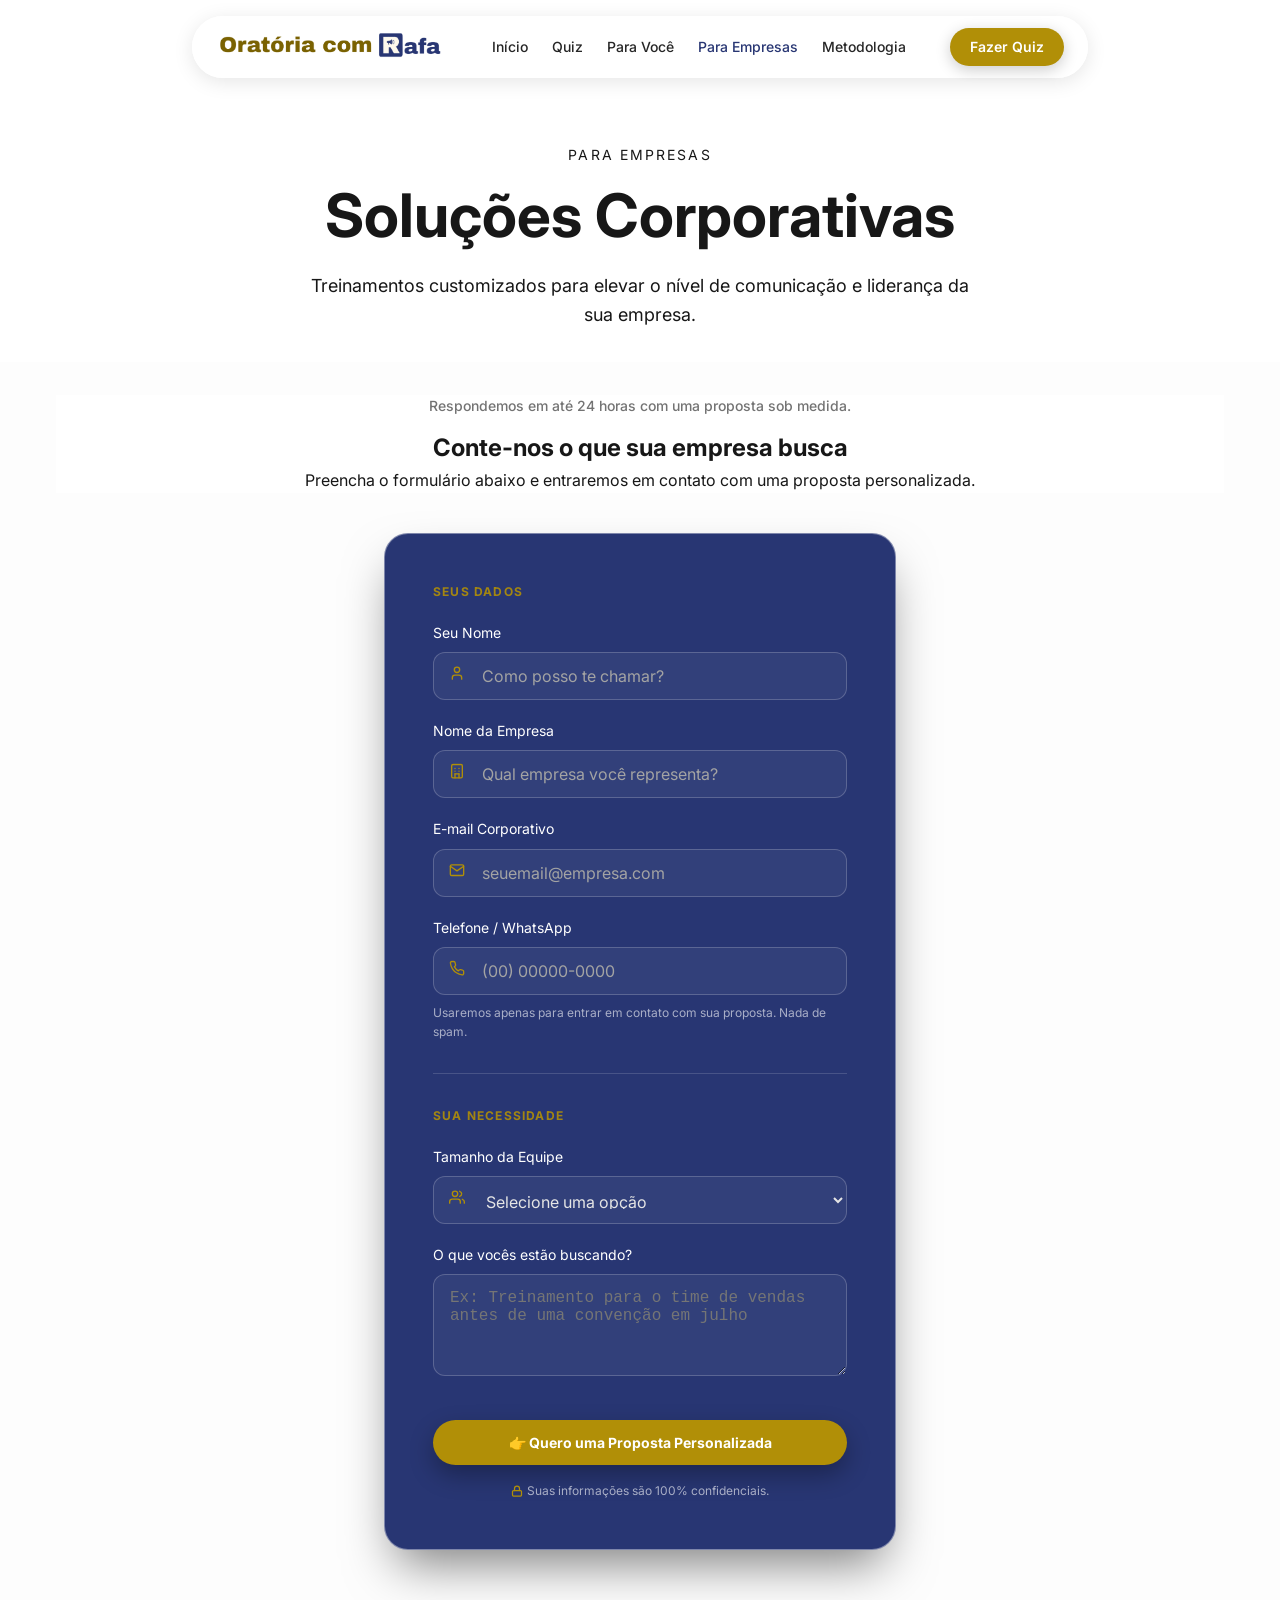
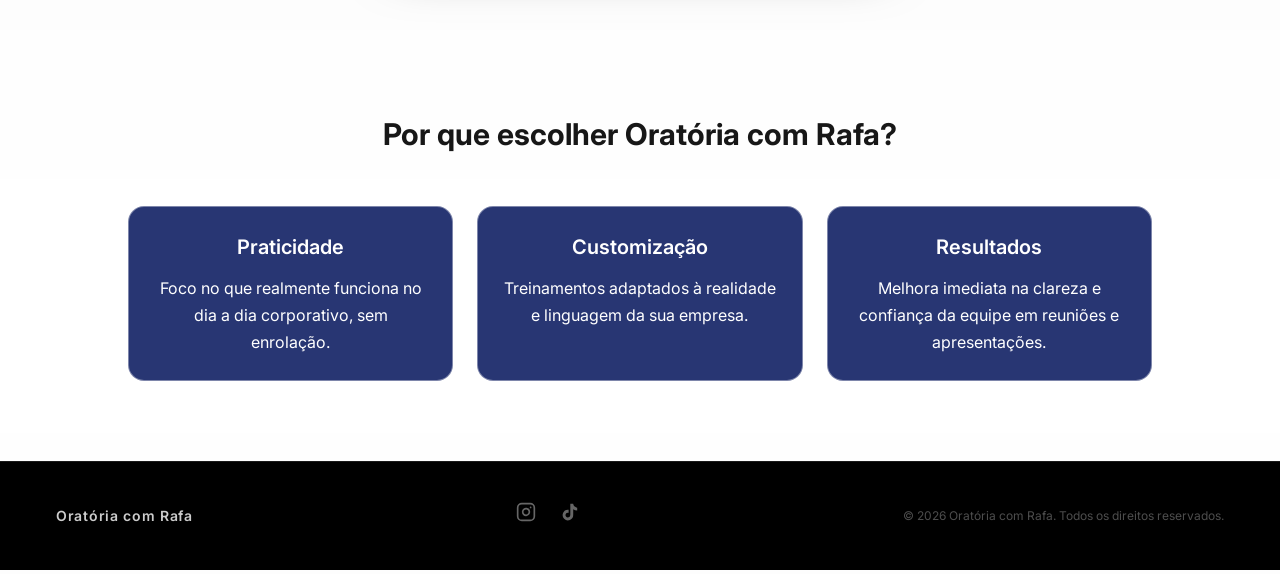
<file: para-empresas.html>
<!DOCTYPE html>
<html lang="pt-BR">
<head>
  <meta charset="UTF-8" />
  <meta name="viewport" content="width=device-width, initial-scale=1.0" />
  <title>Treinamento de Oratória Para Empresas | Oratória com Rafa</title>
  <meta name="description" content="Soluções corporativas de oratória para transformar a comunicação da sua equipe em reuniões e apresentações." />
  <meta name="author" content="Rafael de Jesus" />
  <link rel="canonical" href="https://www.oratoriacomrafa.com.br/para-empresas.html" />
  <meta property="og:type" content="website" />
  <meta property="og:locale" content="pt_BR" />
  <meta property="og:site_name" content="Oratória com Rafa" />
  <meta property="og:title" content="Treinamento de Oratória Para Empresas | Oratória com Rafa" />
  <meta property="og:description" content="Soluções corporativas de oratória para transformar a comunicação da sua equipe em reuniões e apresentações." />
  <meta property="og:url" content="https://www.oratoriacomrafa.com.br/para-empresas.html" />
  <meta property="og:image" content="https://www.oratoriacomrafa.com.br/assets/images/og-image.jpg" />
  <meta property="og:image:width" content="1200" />
  <meta property="og:image:height" content="630" />
  <meta property="og:image:alt" content="Rafael de Jesus falando em um palco, com a marca Oratória com Rafa" />
  <meta name="twitter:card" content="summary_large_image" />
  <meta name="twitter:title" content="Treinamento de Oratória Para Empresas | Oratória com Rafa" />
  <meta name="twitter:description" content="Soluções corporativas de oratória para transformar a comunicação da sua equipe em reuniões e apresentações." />
  <meta name="twitter:image" content="https://www.oratoriacomrafa.com.br/assets/images/og-image.jpg" />
  <link rel="icon" href="/favicon.ico" sizes="48x48" />
  <link rel="icon" href="/favicon-96.png" type="image/png" sizes="96x96" />
  <link rel="apple-touch-icon" href="/apple-touch-icon.png" />
  <link rel="preconnect" href="https://fonts.googleapis.com" />
  <link rel="preconnect" href="https://fonts.gstatic.com" crossorigin />
  <link href="https://fonts.googleapis.com/css2?family=Inter:wght@300;400;500;600;700;800&display=swap" rel="stylesheet" />
  <link rel="stylesheet" href="css/styles.css" />
  <script src="js/pixel.js"></script>
</head>
<body class="page-wrap">
    <nav class="nav-bar" id="main-nav">
    <div class="nav-container">
      <div class="nav-pill">
        <a href="index.html" class="nav-logo">
          <picture>
            <source srcset="assets/images/logo.webp" type="image/webp" />
            <img src="assets/images/logo.png" alt="Oratória com Rafa" width="717" height="99" />
          </picture>
        </a>
        <div class="nav-links" id="nav-links">
          <a href="index.html" class="nav-link">Início</a>
          <a href="quiz.html" class="nav-link">Quiz</a>
          <a href="para-voce.html" class="nav-link">Para Você</a>
          <a href="para-empresas.html" class="nav-link active" aria-current="page">Para Empresas</a>
          <a href="metodologia.html" class="nav-link">Metodologia</a>
        </div>
        <a href="quiz.html" class="btn btn-dark btn-nav-cta">Fazer Quiz</a>
        <button class="mobile-toggle" id="mobile-toggle" aria-label="Abrir menu" aria-controls="mobile-menu" aria-expanded="false">
          <span></span><span></span><span></span>
        </button>
      </div>
      <!-- Mobile dropdown -->
      <div class="mobile-menu" id="mobile-menu">
        <a href="index.html" class="mobile-link">Início</a>
        <a href="quiz.html" class="mobile-link">Quiz</a>
        <a href="para-voce.html" class="mobile-link">Para Você</a>
        <a href="para-empresas.html" class="mobile-link active" aria-current="page">Para Empresas</a>
        <a href="metodologia.html" class="mobile-link">Metodologia</a>
        <a href="quiz.html" class="btn btn-dark btn-mobile-cta">Fazer Quiz</a>
      </div>
    </div>
  </nav>
    <main>
        <section class="page-hero" style="padding-bottom: 2rem !important;">
            <div class="container fade-in">
                <p class="label">Para Empresas</p>
                <h1>Soluções Corporativas</h1>
                <p>Treinamentos customizados para elevar o nível de comunicação e liderança da sua empresa.</p>
            </div>
        </section>

        <section class="section-dark" style="padding-top: 2rem !important;">
            <div class="container">
                <div class="lead-header text-center">
                    <p style="font-size: 0.875rem; color: #737373 !important; margin-bottom: 0.75rem; font-weight: 500;">Respondemos em até 24 horas com uma proposta sob medida.</p>
                    <h2>Conte-nos o que sua empresa busca</h2>
                    <p>Preencha o formulário abaixo e entraremos em contato com uma proposta personalizada.</p>
                </div>
                <div class="lead-wrapper" style="margin: 0 auto;">
                    <div class="lead-form-card">
                        <form id="company-form" class="lead-form">
                            <!-- Grupo 1: Seus dados -->
                            <div class="form-group-section">
                                <p style="font-size: 0.75rem; font-weight: 700; color: var(--detail) !important; text-transform: uppercase; letter-spacing: 0.1em; margin-bottom: 1.25rem; opacity: 0.9;">Seus dados</p>
                                
                                <div class="form-group">
                                    <label for="name" style="color: #ffffff !important; font-weight: 400 !important; margin-bottom: 0.5rem; display: block; font-size: 0.875rem;">Seu Nome</label>
                                    <div class="form-input-wrap">
                                        <span class="input-icon">
                                            <svg xmlns="http://www.w3.org/2000/svg" width="16" height="16" viewBox="0 0 24 24" fill="none" stroke="currentColor" stroke-width="2" stroke-linecap="round" stroke-linejoin="round">
                                                <path d="M19 21v-2a4 4 0 0 0-4-4H9a4 4 0 0 0-4 4v2" />
                                                <circle cx="12" cy="7" r="4" />
                                            </svg>
                                        </span>
                                        <input type="text" id="name" name="name" class="form-input" placeholder="Como posso te chamar?" required />
                                    </div>
                                </div>
                                
                                <div class="form-group">
                                    <label for="company" style="color: #ffffff !important; font-weight: 400 !important; margin-bottom: 0.5rem; display: block; font-size: 0.875rem;">Nome da Empresa</label>
                                    <div class="form-input-wrap">
                                        <span class="input-icon">
                                            <svg xmlns="http://www.w3.org/2000/svg" width="16" height="16" viewBox="0 0 24 24" fill="none" stroke="currentColor" stroke-width="2" stroke-linecap="round" stroke-linejoin="round">
                                                <rect x="4" y="2" width="16" height="20" rx="2" ry="2" />
                                                <line x1="9" y1="22" x2="9" y2="16" />
                                                <line x1="9" y1="16" x2="15" y2="16" />
                                                <line x1="15" y1="16" x2="15" y2="22" />
                                                <line x1="9" y1="8" x2="9.01" y2="8" />
                                                <line x1="15" y1="8" x2="15.01" y2="8" />
                                                <line x1="9" y1="12" x2="9.01" y2="12" />
                                                <line x1="15" y1="12" x2="15.01" y2="12" />
                                            </svg>
                                        </span>
                                        <input type="text" id="company" name="company" class="form-input" placeholder="Qual empresa você representa?" required />
                                    </div>
                                </div>
                                
                                <div class="form-group">
                                    <label for="email" style="color: #ffffff !important; font-weight: 400 !important; margin-bottom: 0.5rem; display: block; font-size: 0.875rem;">E-mail Corporativo</label>
                                    <div class="form-input-wrap">
                                        <span class="input-icon">
                                            <svg xmlns="http://www.w3.org/2000/svg" width="16" height="16" viewBox="0 0 24 24" fill="none" stroke="currentColor" stroke-width="2" stroke-linecap="round" stroke-linejoin="round">
                                                <path d="M4 4h16c1.1 0 2 .9 2 2v12c0 1.1-.9 2-2 2H4c-1.1 0-2-.9-2-2V6c0-1.1.9-2 2-2z" />
                                                <polyline points="22,6 12,13 2,6" />
                                            </svg>
                                        </span>
                                        <input type="email" id="email" name="email" class="form-input" placeholder="seuemail@empresa.com" required />
                                    </div>
                                </div>
                                
                                <div class="form-group">
                                    <label for="phone" style="color: #ffffff !important; font-weight: 400 !important; margin-bottom: 0.5rem; display: block; font-size: 0.875rem;">Telefone / WhatsApp</label>
                                    <div class="form-input-wrap">
                                        <span class="input-icon">
                                            <svg xmlns="http://www.w3.org/2000/svg" width="16" height="16" viewBox="0 0 24 24" fill="none" stroke="currentColor" stroke-width="2" stroke-linecap="round" stroke-linejoin="round">
                                                <path d="M22 16.92v3a2 2 0 0 1-2.18 2 19.79 19.79 0 0 1-8.63-3.07 19.5 19.5 0 0 1-6-6 19.79 19.79 0 0 1-3.07-8.67A2 2 0 0 1 4.11 2h3a2 2 0 0 1 2 1.72c.127.96.361 1.903.7 2.81a2 2 0 0 1-.45 2.11L8.09 9.91a16 16 0 0 0 6 6l1.27-1.27a2 2 0 0 1 2.11-.45c.907.339 1.85.573 2.81.7A2 2 0 0 1 22 16.92z" />
                                            </svg>
                                        </span>
                                        <input type="tel" id="phone" name="phone" class="form-input" placeholder="(00) 00000-0000" required />
                                    </div>
                                    <p style="font-size: 12px; color: rgba(255, 255, 255, 0.6) !important; margin-top: 0.5rem;">Usaremos apenas para entrar em contato com sua proposta. Nada de spam.</p>
                                </div>
                            </div>

                            <!-- Separador sutil -->
                            <hr style="border: 0; border-top: 1px solid rgba(255, 255, 255, 0.15); margin: 2rem 0;" />

                            <!-- Grupo 2: Sua necessidade -->
                            <div class="form-group-section">
                                <p style="font-size: 0.75rem; font-weight: 700; color: var(--detail) !important; text-transform: uppercase; letter-spacing: 0.1em; margin-bottom: 1.25rem; opacity: 0.9;">Sua necessidade</p>
                                
                                <div class="form-group">
                                    <label for="team_size" style="color: #ffffff !important; font-weight: 400 !important; margin-bottom: 0.5rem; display: block; font-size: 0.875rem;">Tamanho da Equipe</label>
                                    <div class="form-input-wrap">
                                        <span class="input-icon">
                                            <svg xmlns="http://www.w3.org/2000/svg" width="16" height="16" viewBox="0 0 24 24" fill="none" stroke="currentColor" stroke-width="2" stroke-linecap="round" stroke-linejoin="round">
                                                <path d="M17 21v-2a4 4 0 0 0-4-4H5a4 4 0 0 0-4 4v2" />
                                                <circle cx="9" cy="7" r="4" />
                                                <path d="M23 21v-2a4 4 0 0 0-3-3.87" />
                                                <path d="M16 3.13a4 4 0 0 1 0 7.75" />
                                            </svg>
                                        </span>
                                        <select id="team_size" name="team_size" class="form-input" style="width: 100%; border-radius: 0.75rem !important; border: 1px solid rgba(255, 255, 255, 0.2) !important; background: rgba(255, 255, 255, 0.05) !important; color: #e5e5e5 !important; outline: none; padding-left: 3rem !important; height: 3rem !important;">
                                            <option value="" style="background-color: #283673; color: #ffffff;">Selecione uma opção</option>
                                            <option value="1-5" style="background-color: #283673; color: #ffffff;">1 a 5 pessoas</option>
                                            <option value="6-20" style="background-color: #283673; color: #ffffff;">6 a 20 pessoas</option>
                                            <option value="21-50" style="background-color: #283673; color: #ffffff;">21 a 50 pessoas</option>
                                            <option value="50+" style="background-color: #283673; color: #ffffff;">Mais de 50 pessoas</option>
                                        </select>
                                    </div>
                                </div>
                                
                                <div class="form-group">
                                    <label for="message" style="color: #ffffff !important; font-weight: 400 !important; margin-bottom: 0.5rem; display: block; font-size: 0.875rem;">O que vocês estão buscando?</label>
                                    <div class="form-input-wrap">
                                        <textarea id="message" name="message" rows="4" placeholder="Ex: Treinamento para o time de vendas antes de uma convenção em julho" required style="width: 100%; padding: 0.875rem 1rem !important; border-radius: 0.75rem !important; border: 1px solid rgba(255, 255, 255, 0.2) !important; background: rgba(255, 255, 255, 0.05) !important; color: #ffffff !important; outline: none; resize: vertical;"></textarea>
                                    </div>
                                </div>
                            </div>

                            <button type="submit" class="btn btn-white btn-card" style="margin-top: 1.5rem; border-radius: 50px !important;">👉 Quero uma Proposta Personalizada</button>
                            
                            <!-- Elemento de confiança abaixo do botão -->
                            <div style="text-align: center; font-size: 12px; color: rgba(255, 255, 255, 0.6) !important; margin-top: 1rem; display: flex; align-items: center; justify-content: center; gap: 0.25rem;">
                                <svg xmlns="http://www.w3.org/2000/svg" width="12" height="12" viewBox="0 0 24 24" fill="none" stroke="currentColor" stroke-width="2.5" stroke-linecap="round" stroke-linejoin="round" style="color: var(--detail) !important;">
                                    <rect x="3" y="11" width="18" height="11" rx="2" ry="2"></rect>
                                    <path d="M7 11V7a5 5 0 0 1 10 0v4"></path>
                                </svg>
                                <span>Suas informações são 100% confidenciais.</span>
                            </div>
                        </form>
                    </div>
                </div>
            </div>
        </section>

        <section class="section-white">
            <div class="container text-center slide-up">
                <h2 style="font-size:1.875rem;font-weight:700;color:#171717;margin-bottom:1rem">Por que escolher Oratória com Rafa?</h2>
                <div class="method-cards" style="margin-top: 3rem;">
                    <div class="how-card"><h3>Praticidade</h3><p>Foco no que realmente funciona no dia a dia corporativo, sem enrolação.</p></div>
                    <div class="how-card"><h3>Customização</h3><p>Treinamentos adaptados à realidade e linguagem da sua empresa.</p></div>
                    <div class="how-card"><h3>Resultados</h3><p>Melhora imediata na clareza e confiança da equipe em reuniões e apresentações.</p></div>
                </div>
            </div>
        </section>
    </main>
    <!-- Rodapé: o conteúdo é gerado por renderFooter() em js/main.js (um só lugar para todas as páginas) -->
    <footer class="footer" id="site-footer"></footer>
    <script src="js/main.js"></script>
</body>
</html>
</file>
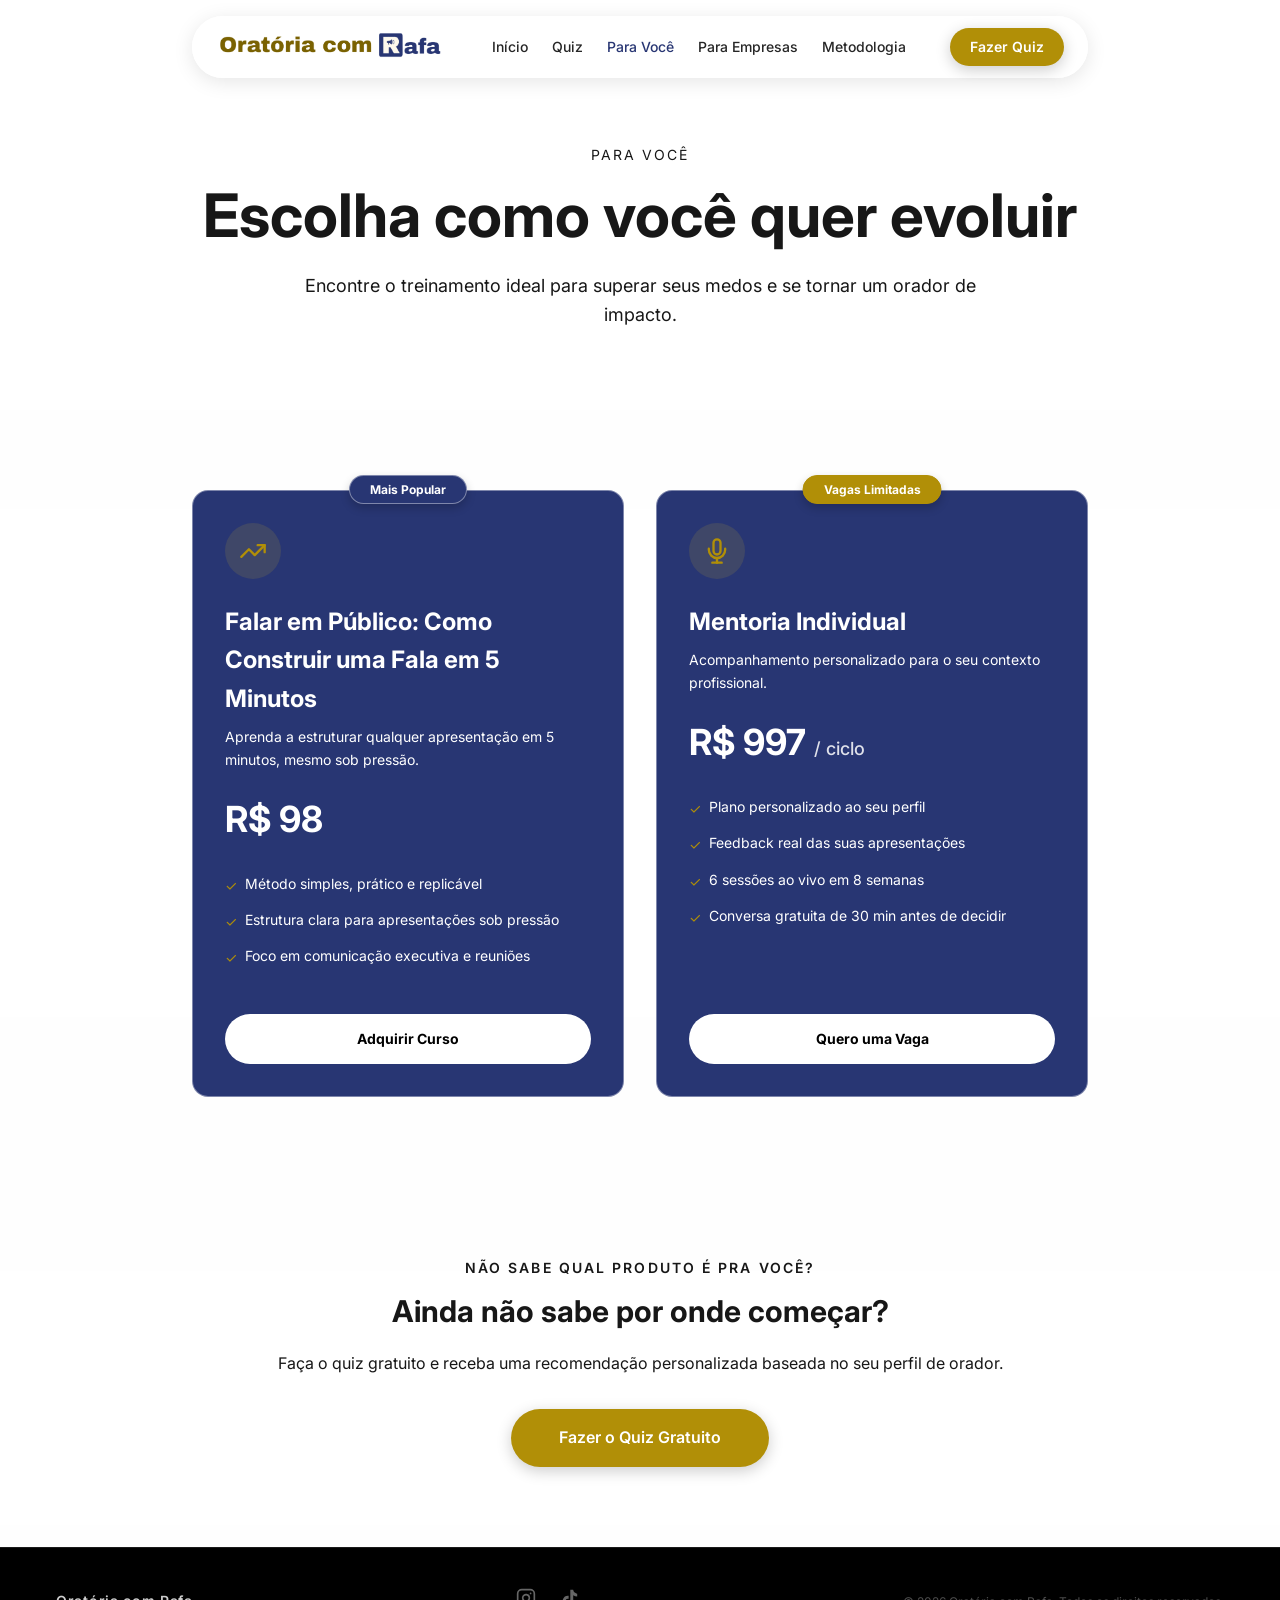
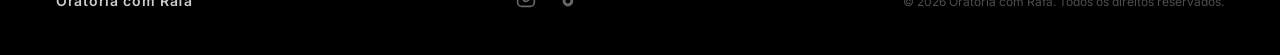
<file: para-voce.html>
<!DOCTYPE html>
<html lang="pt-BR">

<head>
  <meta charset="UTF-8" />
  <meta name="viewport" content="width=device-width, initial-scale=1.0" />
  <title>Curso e Mentoria de Oratória | Oratória com Rafa</title>
  <meta name="description" content="Curso de oratória por R$ 98 e mentoria individual para desenvolver sua oratória e transformar sua comunicação." />
  <meta name="author" content="Rafael de Jesus" />
  <link rel="canonical" href="https://www.oratoriacomrafa.com.br/para-voce.html" />
  <meta property="og:type" content="website" />
  <meta property="og:locale" content="pt_BR" />
  <meta property="og:site_name" content="Oratória com Rafa" />
  <meta property="og:title" content="Curso e Mentoria de Oratória | Oratória com Rafa" />
  <meta property="og:description" content="Curso de oratória por R$ 98 e mentoria individual para desenvolver sua oratória e transformar sua comunicação." />
  <meta property="og:url" content="https://www.oratoriacomrafa.com.br/para-voce.html" />
  <meta property="og:image" content="https://www.oratoriacomrafa.com.br/assets/images/og-image.jpg" />
  <meta property="og:image:width" content="1200" />
  <meta property="og:image:height" content="630" />
  <meta property="og:image:alt" content="Rafael de Jesus falando em um palco, com a marca Oratória com Rafa" />
  <meta name="twitter:card" content="summary_large_image" />
  <meta name="twitter:title" content="Curso e Mentoria de Oratória | Oratória com Rafa" />
  <meta name="twitter:description" content="Curso de oratória por R$ 98 e mentoria individual para desenvolver sua oratória e transformar sua comunicação." />
  <meta name="twitter:image" content="https://www.oratoriacomrafa.com.br/assets/images/og-image.jpg" />
  <link rel="icon" href="/favicon.ico" sizes="48x48" />
  <link rel="icon" href="/favicon-96.png" type="image/png" sizes="96x96" />
  <link rel="apple-touch-icon" href="/apple-touch-icon.png" />
  <link rel="preconnect" href="https://fonts.googleapis.com" />
  <link rel="preconnect" href="https://fonts.gstatic.com" crossorigin />
  <link href="https://fonts.googleapis.com/css2?family=Inter:wght@300;400;500;600;700;800&display=swap" rel="stylesheet" />
  <link rel="stylesheet" href="css/styles.css" />
  <script src="js/pixel.js"></script>
</head>

<body class="page-wrap" data-pixel-view="Para Você">
    <nav class="nav-bar" id="main-nav">
    <div class="nav-container">
      <div class="nav-pill">
        <a href="index.html" class="nav-logo">
          <picture>
            <source srcset="assets/images/logo.webp" type="image/webp" />
            <img src="assets/images/logo.png" alt="Oratória com Rafa" width="717" height="99" />
          </picture>
        </a>
        <div class="nav-links" id="nav-links">
          <a href="index.html" class="nav-link">Início</a>
          <a href="quiz.html" class="nav-link">Quiz</a>
          <a href="para-voce.html" class="nav-link active" aria-current="page">Para Você</a>
          <a href="para-empresas.html" class="nav-link">Para Empresas</a>
          <a href="metodologia.html" class="nav-link">Metodologia</a>
        </div>
        <a href="quiz.html" class="btn btn-dark btn-nav-cta">Fazer Quiz</a>
        <button class="mobile-toggle" id="mobile-toggle" aria-label="Abrir menu" aria-controls="mobile-menu" aria-expanded="false">
          <span></span><span></span><span></span>
        </button>
      </div>
      <!-- Mobile dropdown -->
      <div class="mobile-menu" id="mobile-menu">
        <a href="index.html" class="mobile-link">Início</a>
        <a href="quiz.html" class="mobile-link">Quiz</a>
        <a href="para-voce.html" class="mobile-link active" aria-current="page">Para Você</a>
        <a href="para-empresas.html" class="mobile-link">Para Empresas</a>
        <a href="metodologia.html" class="mobile-link">Metodologia</a>
        <a href="quiz.html" class="btn btn-dark btn-mobile-cta">Fazer Quiz</a>
      </div>
    </div>
  </nav>

    <main>
        <section class="page-hero ">
            <div class="container fade-in">
                <p class="label">PARA VOCÊ</p>
                <h1>Escolha como você quer evoluir</h1>
                <p>Encontre o treinamento ideal para superar seus medos e se tornar um orador de impacto.</p>
            </div>
        </section>

        <section class="section-white" style="padding: 5rem 0;">
            <div class="container">
                <div class="courses-grid">
                    <!-- Card 1: Curso Falar em Público -->
                    <div class="course-card highlight slide-up" style="animation-delay:0s">
                        <div class="course-badge">Mais Popular</div>
                        <div class="icon-wrap">
                            <svg xmlns="http://www.w3.org/2000/svg" width="28" height="28" viewBox="0 0 24 24"
                                fill="none" stroke="currentColor" stroke-width="2" stroke-linecap="round"
                                stroke-linejoin="round">
                                <polyline points="22 7 13.5 15.5 8.5 10.5 2 17" />
                                <polyline points="16 7 22 7 22 13" />
                            </svg>
                        </div>
                        <h3>Falar em Público: Como Construir uma Fala em 5 Minutos</h3>
                        <p class="course-desc">Aprenda a estruturar qualquer apresentação em 5 minutos, mesmo sob pressão.</p>
                        <div class="price">R$ 98</div>
                        <ul class="features">
                            <li><span class="check-icon">&#10003;</span> Método simples, prático e replicável</li>
                            <li><span class="check-icon">&#10003;</span> Estrutura clara para apresentações sob pressão</li>
                            <li><span class="check-icon">&#10003;</span> Foco em comunicação executiva e reuniões</li>
                        </ul>
                        <a href="https://pay.hotmart.com/C104175997E" target="_blank" rel="noopener" class="btn btn-card btn-card-highlight" style="text-decoration: none; text-align: center; display: block;">Adquirir Curso</a>
                    </div>
                    <!-- Card 2: Mentoria Individual -->
                    <div class="course-card slide-up" style="animation-delay:0.1s">
                        <div class="course-badge" style="background: var(--detail) !important; color: #ffffff !important; border-color: var(--detail) !important;">Vagas Limitadas</div>
                        <div class="icon-wrap">
                            <svg xmlns="http://www.w3.org/2000/svg" width="28" height="28" viewBox="0 0 24 24"
                                fill="none" stroke="currentColor" stroke-width="2" stroke-linecap="round"
                                stroke-linejoin="round">
                                <path d="M12 2a3 3 0 0 0-3 3v7a3 3 0 0 0 6 0V5a3 3 0 0 0-3-3Z"/>
                                <path d="M19 10v1a7 7 0 0 1-14 0v-1"/>
                                <line x1="12" x2="12" y1="19" y2="22"/>
                                <line x1="8" x2="16" y1="22" y2="22"/>
                            </svg>
                        </div>
                        <h3>Mentoria Individual</h3>
                        <p class="course-desc">Acompanhamento personalizado para o seu contexto profissional.</p>
                        <div class="price">R$ 997 <span style="font-size: 1.125rem; font-weight: 500; opacity: 0.85;">/ ciclo</span></div>
                        <ul class="features">
                            <li><span class="check-icon">&#10003;</span> Plano personalizado ao seu perfil</li>
                            <li><span class="check-icon">&#10003;</span> Feedback real das suas apresentações</li>
                            <li><span class="check-icon">&#10003;</span> 6 sessões ao vivo em 8 semanas</li>
                            <li><span class="check-icon">&#10003;</span> Conversa gratuita de 30 min antes de decidir</li>
                        </ul>
                        <a href="mentoria.html" class="btn btn-card" style="text-decoration: none; text-align: center; display: block;">Quero uma Vaga</a>
                    </div>
                </div>
            </div>
        </section>

        <!-- Depoimentos: escondido até existirem depoimentos reais (com permissão).
             Para publicar: copie o <figure> de exemplo para cada aluno e remova o atributo "hidden" da <section>. -->
        <section class="section-white testimonials" id="depoimentos" hidden>
            <div class="container">
                <div class="section-heading">
                    <h2>O que dizem os alunos</h2>
                </div>
                <div class="testimonials-grid">
                    <!--
                    <figure class="testimonial-card">
                        <blockquote>"Texto do depoimento."</blockquote>
                        <figcaption><strong>Nome do Aluno</strong><span>Cargo, Empresa</span></figcaption>
                    </figure>
                    -->
                </div>
            </div>
        </section>

        <section class="section-white">
            <div class="container text-center slide-up">
                <p style="color:#737373; font-size: 0.875rem; text-transform: uppercase; letter-spacing: 0.15em; margin-bottom: 0.5rem; font-weight: 600;">Não sabe qual produto é pra você?</p>
                <h2 style="font-size:1.875rem;font-weight:700;color:#171717;margin-bottom:1rem">Ainda não sabe por onde
                    começar?</h2>
                <p style="color:#737373;margin-bottom:2rem">Faça o quiz gratuito e receba uma recomendação
                    personalizada baseada no seu perfil de orador.</p>
                <a href="quiz.html" class="btn btn-dark btn-cta">Fazer o Quiz Gratuito</a>
            </div>
        </section>
    </main>

    <!-- Rodapé: o conteúdo é gerado por renderFooter() em js/main.js (um só lugar para todas as páginas) -->
    <footer class="footer" id="site-footer"></footer>
    <script src="js/main.js"></script>
</body>

</html>
</file>
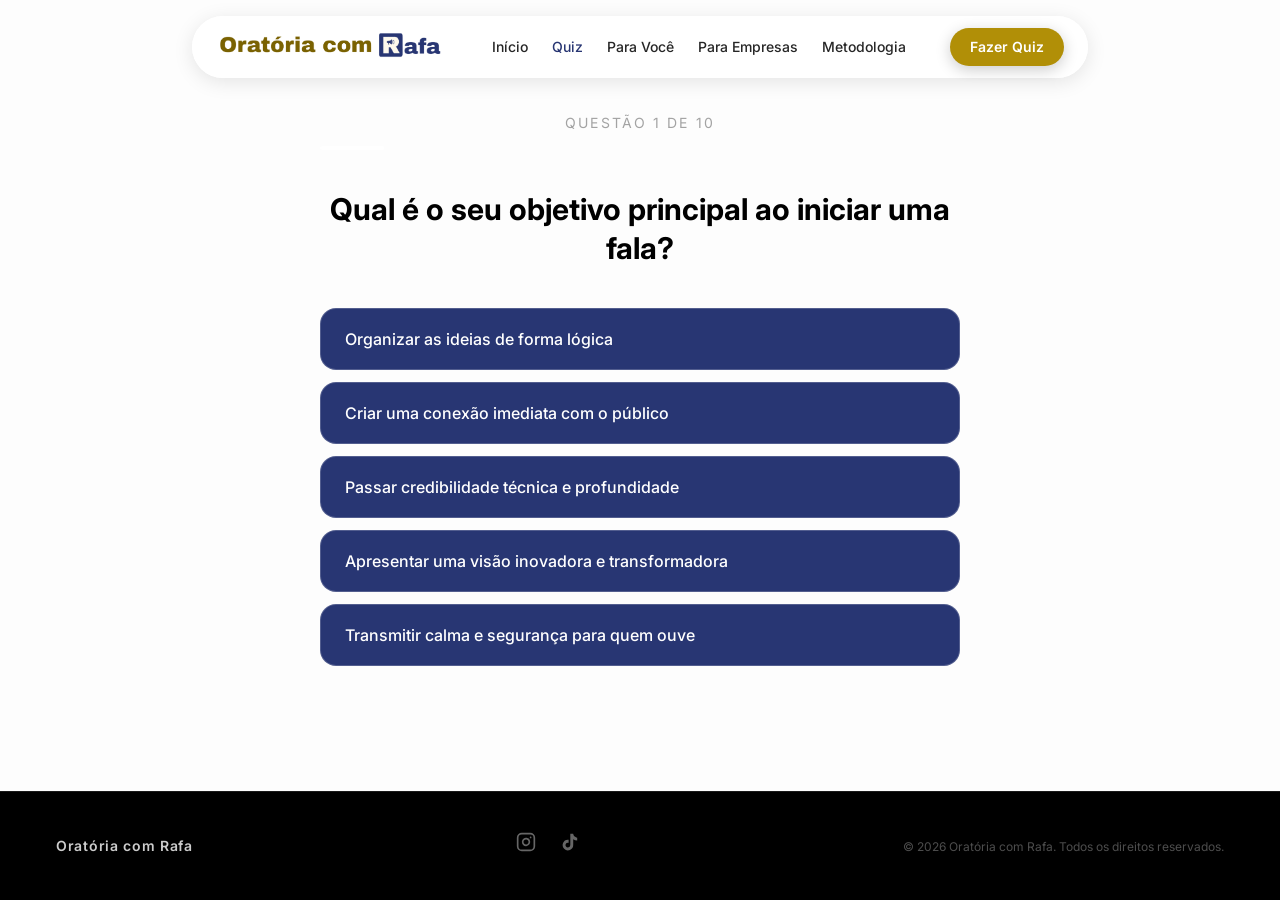
<file: quiz-inicio.html>
<!DOCTYPE html>
<html lang="pt-BR">
<head>
  <meta charset="UTF-8" />
  <meta name="viewport" content="width=device-width, initial-scale=1.0" />
  <title>Quiz | Oratória com Rafa</title>
  <!-- O quiz agora começa direto na primeira pergunta. Esta página só existe
       para não quebrar links antigos (bio, anúncios) e redireciona para quiz.html. -->
  <meta name="robots" content="noindex" />
  <link rel="canonical" href="https://www.oratoriacomrafa.com.br/quiz.html" />
  <link rel="icon" href="/favicon.ico" sizes="48x48" />
  <meta http-equiv="refresh" content="0; url=quiz.html" />
  <script>window.location.replace('quiz.html' + window.location.search);</script>
</head>
<body>
  <p><a href="quiz.html">Ir para o quiz</a></p>
</body>
</html>
</file>
<file: css/styles.css>
:root {
  --primary: #283673;
  --detail: #b18f07;
  --white: #ffffff;
  --bg-light: #fdfdfd;
  --text-dark: #283673;
  --text-light: #f0f0f0;
  --gray-muted: #6b7280;
}

/* ===== RESET & BASE ===== */
*,
*::before,
*::after {
  box-sizing: border-box;
  margin: 0;
  padding: 0;
}

html {
  scroll-behavior: smooth;
}

body {
  font-family: 'Inter', -apple-system, BlinkMacSystemFont, 'Segoe UI', sans-serif;
  color: var(--text-dark);
  background: var(--bg-light);
  line-height: 1.6;
  -webkit-font-smoothing: antialiased;
}

a {
  text-decoration: none;
  color: inherit;
}

ul {
  list-style: none;
}

img {
  max-width: 100%;
  display: block;
}

/* ===== UTILITIES ===== */
.container {
  max-width: 1200px;
  margin: 0 auto;
  padding: 0 1rem;
}

.text-center {
  text-align: center;
}

/* ===== BUTTONS ===== */
.btn {
  display: inline-flex;
  align-items: center;
  justify-content: center;
  font-weight: 600;
  font-size: 1rem;
  border: none;
  cursor: pointer;
  border-radius: 9999px;
  transition: all 0.3s ease;
  font-family: inherit;
}

.btn-white {
  background: var(--primary);
  color: var(--white);
  padding: 0.875rem 2rem;
  box-shadow: 0 10px 25px rgba(0, 0, 0, 0.3);
}

.btn-white:hover {
  background: rgba(255, 255, 255, 0.9);
  transform: scale(1.05);
  box-shadow: 0 15px 35px rgba(0, 0, 0, 0.4);
}

.btn-dark {
  background: var(--primary);
  color: #fff;
  padding: 0.75rem 2rem;
  box-shadow: 0 4px 15px rgba(0, 0, 0, 0.2);
}

.btn-dark:hover {
  background: #404040;
}

.btn-outline {
  background: transparent;
  color: #404040;
  border: 1px solid #e5e5e5;
  padding: 0.75rem 2rem;
}

.btn-outline:hover {
  background: var(--bg-light);
}

.btn-hero {
  padding: 1rem 2.5rem;
  font-size: 1rem;
}

.btn-cta {
  padding: 1rem 3rem;
  font-size: 1rem;
}

.btn-nav-cta {
  padding: 0.5rem 1.25rem;
  font-size: 0.875rem;
}

.btn-mobile-cta {
  width: 100%;
  margin-top: 0.75rem;
  padding: 0.625rem 1.25rem;
}

.btn-card {
  width: 100%;
  padding: 0.875rem;
  font-size: 0.875rem;
}

.btn-card-highlight {
  background: var(--primary);
  color: var(--white);
}

.btn-card-highlight:hover {
  background: rgba(255, 255, 255, 0.9);
}

.btn-card-ghost {
  background: rgba(255, 255, 255, 0.05);
  color: var(--text-dark);
  border: 1px solid rgba(255, 255, 255, 0.15);
}

.btn-card-ghost:hover {
  background: rgba(255, 255, 255, 0.1);
}

/* ===== NAVIGATION ===== */
.nav-bar {
  position: fixed;
  top: 0;
  left: 0;
  right: 0;
  z-index: 50;
  padding: 1rem;
}

.nav-container {
  max-width: 56rem;
  margin: 0 auto;
}

.nav-pill {
  display: flex;
  align-items: center;
  justify-content: space-between;
  background: rgba(255, 255, 255, 0.95);
  backdrop-filter: blur(12px);
  border-radius: 9999px;
  padding: 0.75rem 1.5rem;
  box-shadow: 0 4px 20px rgba(0, 0, 0, 0.1);
}

.nav-logo img {
  height: 2rem;
}

.nav-links {
  display: flex;
  align-items: center;
  gap: 1.5rem;
}

.nav-link {
  font-size: 0.875rem;
  font-weight: 500;
  color: var(--text-dark);
  transition: color 0.2s;
}

.nav-link:hover,
.nav-link.active {
  color: var(--detail);
}

.mobile-toggle {
  display: none;
  background: none;
  border: none;
  cursor: pointer;
  padding: 0.25rem;
  flex-direction: column;
  gap: 5px;
}

.mobile-toggle span {
  display: block;
  width: 22px;
  height: 2px;
  background: #262626;
  border-radius: 2px;
  transition: all 0.3s;
}

.mobile-toggle.open span:nth-child(1) {
  transform: rotate(45deg) translate(5px, 5px);
}

.mobile-toggle.open span:nth-child(2) {
  opacity: 0;
}

.mobile-toggle.open span:nth-child(3) {
  transform: rotate(-45deg) translate(5px, -5px);
}

.mobile-menu {
  display: none;
  margin-top: 0.5rem;
  background: rgba(255, 255, 255, 0.95);
  backdrop-filter: blur(12px);
  border-radius: 1rem;
  padding: 1rem 1.25rem;
  box-shadow: 0 4px 20px rgba(0, 0, 0, 0.1);
}

.mobile-menu.open {
  display: block;
  animation: fadeIn 0.3s ease;
}

.mobile-link {
  display: block;
  padding: 0.5rem 0;
  font-size: 0.875rem;
  font-weight: 500;
  color: var(--text-dark);
}

.mobile-link:hover,
.mobile-link.active {
  color: var(--detail);
}

@media (max-width: 768px) {

  .nav-links,
  .btn-nav-cta {
    display: none;
  }

  .mobile-toggle {
    display: flex;
  }
}

/* ===== HERO ===== */
.hero {
  position: relative;
  min-height: 100vh;
  display: flex;
  align-items: center;
  justify-content: center;
  overflow: hidden;
}

.hero-bg {
  position: absolute;
  inset: 0;
  z-index: 0;
}

.hero-bg img {
  width: 100%;
  height: 100%;
  object-fit: cover;
  object-position: center top;
}

.hero-overlay {
  position: absolute;
  inset: 0;
  background: linear-gradient(to bottom, rgba(0, 0, 0, 0.4) 0%, rgba(0, 0, 0, 0.8) 80%, rgba(0, 0, 0, 1) 100%);
}

.hero-content {
  position: relative;
  z-index: 10;
  text-align: center;
  padding: 0 1rem;
  max-width: 56rem;
  margin: 0 auto;
  margin-top: 4rem;
}

.hero-content h1 {
  font-size: clamp(2.5rem, 6vw, 4.5rem);
  font-weight: 700;
  margin-bottom: 1.5rem;
  line-height: 1.1;
  color: #fff;
}

.hero-content p {
  font-size: clamp(1rem, 2vw, 1.25rem);
  margin-bottom: 2.5rem;
  color: rgba(255, 255, 255, 0.8);
  font-weight: 300;
  max-width: 42rem;
  margin-left: auto;
  margin-right: auto;
}

/* ===== SECTIONS ===== */
.section-white {
  padding: 5rem 0;
  background: #ffffffd0;
}

.section-dark {
  padding: 5rem 0;
  background: var(--bg-light);
  border-top: 1px solid rgba(255, 255, 255, 0.1);
}

.section-cta {
  padding: 6rem 0;
}

/* ===== QUOTE ===== */
.quote {
  font-size: clamp(1.5rem, 3vw, 2.25rem);
  font-weight: 700;
  color: var(--detail);
  line-height: 1.3;
  margin-bottom: 1.5rem;
  max-width: 48rem;
  margin-left: auto;
  margin-right: auto;
}

.quote-author {
  color: #737373;
  font-weight: 500;
  font-size: 1.125rem;
}

/* ===== PILLARS ===== */
/* Container section background */
#pillars {
  background-color: #283673;
  /* Royal Blue */
  padding: 4rem 0;
  /* Adding vertical spacing for the section */
}

.pillars-grid {
  display: grid;
  grid-template-columns: repeat(3, 1fr);
  gap: 2rem;
  max-width: 64rem;
  margin: 0 auto;
  padding: 0 1rem;
  /* Prevents touching edges on mobile */
}

.pillar-card {
  text-align: center;
  padding: 2rem;
  border-radius: 1rem;

  /* A mágica acontece aqui: desfoque do que está atrás */
  backdrop-filter: blur(12px);
  -webkit-backdrop-filter: blur(12px);
  /* Suporte para Safari */

  /* Match Navigation Cards Style */
  background: #1e3a8a;
  border: 1px solid rgba(255, 255, 255, 0.1);
  box-shadow: 0 10px 20px rgba(30, 58, 138, 0.2);
  transition: transform 0.3s ease, box-shadow 0.3s ease;
}

.pillar-card:hover {
  transform: translateY(-5px);
  box-shadow: 0 15px 30px rgba(30, 58, 138, 0.3);
}

.pillar-icon {
  display: inline-flex;
  align-items: center;
  justify-content: center;
  width: 3.5rem;
  height: 3.5rem;
  border-radius: 50%;
  background: rgba(184, 154, 75, 0.1);
  margin-bottom: 1.25rem;
  color: var(--detail);
  /* Gold icon */
}

.pillar-text {
  font-size: 1.125rem;
  font-weight: 500;
  color: #ffffff;
  /* Forced to pure white for better contrast on blue */
  line-height: 1.4;
}

@media (max-width: 768px) {
  .pillars-grid {
    grid-template-columns: 1fr;
  }
}

/* ===== CTA SECTION ===== */
.cta-title {
  font-size: clamp(2rem, 4vw, 3rem);
  font-weight: 700;
  margin-bottom: 1.5rem;
  color: var(--detail);
  line-height: 1.2;
}

.cta-subtitle {
  font-size: 1.125rem;
  color: #737373;
  margin-bottom: 2.5rem;
  max-width: 36rem;
  margin-left: auto;
  margin-right: auto;
}

/* ===== METHODOLOGY PAGE ===== */
.page-hero {
  padding-top: 9rem;
  padding-bottom: 5rem;
  background: var(--bg-light);
  text-align: center;
}

.page-hero .label {
  color: #a3a3a3;
  font-size: 0.875rem;
  text-transform: uppercase;
  letter-spacing: 0.15em;
  margin-bottom: 1rem;
}

.page-hero h1 {
  font-size: clamp(2.5rem, 5vw, 3.75rem);
  font-weight: 700;
  color: var(--text-dark);
  margin-bottom: 1.5rem;
  line-height: 1.1;
}

.page-hero p {
  font-size: 1.125rem;
  color: #a3a3a3;
  max-width: 42rem;
  margin: 0 auto;
}

.method-cards {
  display: grid;
  grid-template-columns: repeat(3, 1fr);
  gap: 1.5rem;
  max-width: 64rem;
  margin: 0 auto;
}

.method-card {
  border-radius: 1rem;
  border: 1px solid rgba(255, 255, 255, 0.1);
  background: var(--primary);
  padding: 2rem;
}

.method-card .icon-wrap {
  display: inline-flex;
  align-items: center;
  justify-content: center;
  width: 4rem;
  height: 4rem;
  border-radius: 50%;
  background: rgba(255, 255, 255, 0.1);
  margin-bottom: 1.5rem;
  color: #fff;
}

.method-card h3 {
  font-size: 1.5rem;
  font-weight: 700;
  color: var(--text-dark);
  margin-bottom: 0.75rem;
}

.method-card .desc {
  font-size: 0.875rem;
  color: #a3a3a3;
  line-height: 1.7;
  margin-bottom: 1.5rem;
}

.method-card .benefits li {
  display: flex;
  align-items: flex-start;
  gap: 0.5rem;
  font-size: 0.875rem;
  color: rgba(229, 229, 229, 0.7);
  margin-bottom: 0.5rem;
}

.method-card .benefits .check {
  color: var(--text-dark);
  margin-top: 2px;
}

@media (max-width: 768px) {
  .method-cards {
    grid-template-columns: 1fr;
  }
}

/* About Section */
.about-grid {
  display: grid;
  grid-template-columns: 1fr 1fr;
  gap: 3rem;
  align-items: center;
  max-width: 64rem;
  margin: 0 auto;
}

.about-grid img {
  border-radius: 1rem;
  box-shadow: 0 25px 50px rgba(0, 0, 0, 0.2);
  width: 100%;
  object-fit: cover;
}

.about-grid .label {
  color: #a3a3a3;
  font-size: 0.875rem;
  text-transform: uppercase;
  letter-spacing: 0.15em;
  margin-bottom: 1rem;
}

.about-grid h2 {
  font-size: 2.25rem;
  font-weight: 700;
  color: var(--detail);
  margin-bottom: 1.5rem;
  line-height: 1.2;
}

.about-grid p {
  color: #525252;
  margin-bottom: 1rem;
  line-height: 1.7;
}

@media (max-width: 768px) {
  .about-grid {
    grid-template-columns: 1fr;
  }
}

/* How it works */
.how-grid {
  display: grid;
  grid-template-columns: 1fr 1fr;
  gap: 1.5rem;
  max-width: 64rem;
  margin: 0 auto;
}

.how-card {
  background: var(--bg-light);
  border: 1px solid #f5f5f5;
  border-radius: 1rem;
  padding: 1.5rem;
}

.how-card h3 {
  font-size: 1.25rem;
  font-weight: 600;
  margin-bottom: 0.75rem;
  color: var(--detail);
}

.how-card p {
  color: #525252;
  line-height: 1.7;
}

@media (max-width: 768px) {
  .how-grid {
    grid-template-columns: 1fr;
  }
}

.section-heading {
  text-align: center;
  margin-bottom: 3rem;
}

.section-heading h2 {
  font-size: 2.25rem;
  font-weight: 700;
  color: var(--detail);
  margin-bottom: 0.75rem;
}

.section-heading p {
  color: #737373;
}

/* ===== COURSES PAGE ===== */
.courses-grid {
  display: grid;
  grid-template-columns: 1fr 1fr;
  gap: 2rem;
  max-width: 56rem;
  margin: 0 auto;
}

.course-card {
  position: relative;
  border-radius: 1rem;
  padding: 2rem;
  display: flex;
  flex-direction: column;
  border: 1px solid rgba(255, 255, 255, 0.1);
  background: var(--primary);
}

.course-card.highlight {
  border-color: rgba(255, 255, 255, 0.4);
  background: rgba(255, 255, 255, 0.05);
  box-shadow: 0 0 0 1px rgba(255, 255, 255, 0.2);
}

.course-badge {
  position: absolute;
  top: -1rem;
  left: 50%;
  transform: translateX(-50%);
  background: var(--primary) !important;
  color: #ffffff !important;
  padding: 0.25rem 1.25rem !important;
  border-radius: 9999px !important;
  font-size: 0.75rem !important;
  font-weight: 700 !important;
  border: 1px solid rgba(255, 255, 255, 0.4) !important;
  box-shadow: 0 4px 10px rgba(0, 0, 0, 0.2) !important;
  white-space: nowrap !important;
}

.course-card .icon-wrap {
  display: inline-flex;
  align-items: center;
  justify-content: center;
  width: 3.5rem;
  height: 3.5rem;
  border-radius: 50%;
  background: rgba(255, 255, 255, 0.1);
  margin-bottom: 1.5rem;
  color: #fff;
}

.course-card h3 {
  font-size: 1.5rem;
  font-weight: 700;
  color: var(--text-dark);
  margin-bottom: 0.5rem;
}

.course-card .course-desc {
  font-size: 0.875rem;
  color: #a3a3a3;
  margin-bottom: 1.25rem;
}

.course-card .price {
  font-size: 2.25rem;
  font-weight: 700;
  color: var(--text-dark);
  margin-bottom: 1.5rem;
}

.course-card .features {
  flex: 1;
  margin-bottom: 2rem;
}

.course-card .features li {
  display: flex;
  align-items: flex-start;
  gap: 0.5rem;
  font-size: 0.875rem;
  color: rgba(229, 229, 229, 0.8);
  margin-bottom: 0.75rem;
}

.course-card .features .check-icon {
  color: var(--text-dark);
  flex-shrink: 0;
  margin-top: 2px;
}

@media (max-width: 768px) {
  .courses-grid {
    grid-template-columns: 1fr;
  }
}

/* ===== LEAD CAPTURE PAGE ===== */
.lead-page {
  flex: 1;
  display: flex;
  align-items: center;
  justify-content: center;
  padding: 7rem 1rem 4rem;
}

.lead-wrapper {
  max-width: 32rem;
  width: 100%;
}

.lead-header {
  text-align: center;
  margin-bottom: 2.5rem;
}

.lead-header .icon-wrap {
  display: inline-flex;
  align-items: center;
  justify-content: center;
  width: 3.5rem;
  height: 3.5rem;
  border-radius: 50%;
  background: rgba(255, 255, 255, 0.1);
  margin-bottom: 1.25rem;
  color: #fff;
}

.lead-header h1 {
  font-size: 1.875rem;
  font-weight: 700;
  color: var(--text-dark);
  margin-bottom: 1rem;
  line-height: 1.3;
}

.lead-header p {
  color: #a3a3a3;
  font-size: 1rem;
}

.lead-form-card {
  border-radius: 1rem;
  border: 1px solid rgba(255, 255, 255, 0.1);
  background: var(--primary);
  color: #ffffff;
  padding: 2rem;
}

.form-group {
  margin-bottom: 1.25rem;
}

.form-group label {
  display: block;
  font-size: 0.875rem;
  font-weight: 600;
  color: var(--text-dark);
  margin-bottom: 0.5rem;
}

.form-group label .optional {
  font-size: 0.75rem;
  font-weight: 400;
  color: #a3a3a3;
}

.form-input-wrap {
  position: relative;
}

.form-input-wrap .input-icon {
  position: absolute;
  left: 0.75rem;
  top: 50%;
  transform: translateY(-50%);
  color: #a3a3a3;
  pointer-events: none;
}

.form-input {
  width: 100%;
  height: 3rem;
  padding: 0 1rem 0 2.25rem;
  background: var(--bg-light);
  border: 1px solid rgba(255, 255, 255, 0.1);
  border-radius: 0.75rem;
  color: var(--text-dark);
  font-size: 1rem;
  font-family: inherit;
  transition: border-color 0.2s;
}

.form-input::placeholder {
  color: #a3a3a3;
}

.form-input:focus {
  outline: none;
  border-color: rgba(255, 255, 255, 0.4);
}

.form-hint {
  font-size: 0.75rem;
  color: #a3a3a3;
  margin-top: 0.5rem;
}

.form-privacy {
  display: flex;
  align-items: center;
  justify-content: center;
  gap: 0.5rem;
  font-size: 0.75rem;
  color: #a3a3a3;
  margin-top: 1rem;
}

.btn-submit {
  width: 100%;
  height: 3rem;
  font-size: 1rem;
  font-weight: 700;
  margin-top: 0.5rem;
}

/* ===== QUIZ PAGE ===== */
.quiz-page {
  flex: 1;
  padding-top: 7rem;
  padding-bottom: 4rem;
}

.quiz-wrapper {
  max-width: 42rem;
  margin: 0 auto;
  padding: 0 1rem;
}

.quiz-header {
  text-align: center;
  margin-bottom: 2.5rem;
}

.quiz-header .quiz-label {
  color: #a3a3a3;
  font-size: 0.875rem;
  text-transform: uppercase;
  letter-spacing: 0.15em;
  margin-bottom: 0.75rem;
}

.progress-bar {
  width: 100%;
  height: 4px;
  background: rgba(255, 255, 255, 0.1);
  border-radius: 9999px;
  overflow: hidden;
  margin-top: 0.75rem;
}

.progress-fill {
  height: 100%;
  background: #fff;
  border-radius: 9999px;
  transition: width 0.4s ease;
}

.quiz-question {
  font-size: clamp(1.25rem, 3vw, 1.875rem);
  font-weight: 700;
  color: var(--text-dark);
  text-align: center;
  margin-bottom: 2.5rem;
  line-height: 1.3;
}

.quiz-options {
  display: flex;
  flex-direction: column;
  gap: 0.75rem;
}

.quiz-option {
  width: 100%;
  text-align: left;
  padding: 1.25rem 1.5rem;
  border-radius: 1rem;
  border: 1px solid rgba(255, 255, 255, 0.1);
  background: var(--primary);
  color: var(--text-dark);
  font-weight: 500;
  font-size: 1rem;
  cursor: pointer;
  transition: all 0.2s;
  font-family: inherit;
}

.quiz-option:hover {
  border-color: rgba(255, 255, 255, 0.4);
  background: rgba(255, 255, 255, 0.05);
  transform: scale(1.01);
}

.quiz-option:active {
  transform: scale(0.99);
}

/* ===== RESULT PAGE ===== */
.result-hero {
  padding-top: 9rem;
  padding-bottom: 4rem;
  background: var(--bg-light);
  text-align: center;
}

.result-back {
  display: inline-flex;
  align-items: center;
  gap: 0.5rem;
  color: #a3a3a3;
  font-size: 0.875rem;
  margin-bottom: 2rem;
  transition: color 0.2s;
}

.result-back:hover {
  color: var(--text-dark);
}

.result-icon {
  font-size: 4.5rem;
  margin-bottom: 1.5rem;
}

.result-label {
  color: #a3a3a3;
  font-size: 0.875rem;
  text-transform: uppercase;
  letter-spacing: 0.15em;
  margin-bottom: 0.75rem;
}

.result-name {
  font-size: clamp(2.5rem, 5vw, 3.75rem);
  font-weight: 700;
  color: var(--text-dark);
  margin-bottom: 1.5rem;
}

.result-desc {
  font-size: 1.125rem;
  color: #a3a3a3;
  line-height: 1.7;
  max-width: 42rem;
  margin: 0 auto;
}

.result-details {
  max-width: 56rem;
  margin: 0 auto;
}

.result-columns {
  display: grid;
  grid-template-columns: 1fr 1fr;
  gap: 2rem;
  margin-bottom: 2.5rem;
}

.result-col {
  background: var(--bg-light);
  border: 1px solid #f5f5f5;
  border-radius: 1rem;
  padding: 2rem;
}

.result-col h3 {
  font-size: 1.25rem;
  font-weight: 700;
  margin-bottom: 1.25rem;
  color: var(--detail);
  display: flex;
  align-items: center;
  gap: 0.5rem;
}

.result-col li {
  display: flex;
  align-items: flex-start;
  gap: 0.5rem;
  color: #404040;
  margin-bottom: 0.75rem;
}

.result-tip {
  border-left: 4px solid #171717;
  padding: 1rem 1.5rem;
  margin-bottom: 2.5rem;
}

.result-tip .tip-label {
  font-size: 0.875rem;
  font-weight: 600;
  text-transform: uppercase;
  letter-spacing: 0.1em;
  color: #a3a3a3;
  margin-bottom: 0.5rem;
}

.result-tip p {
  color: var(--text-dark);
  font-size: 1.125rem;
  line-height: 1.7;
}

@media (max-width: 768px) {
  .result-columns {
    grid-template-columns: 1fr;
  }
}

/* ===== FOOTER ===== */
.footer {
  background: #000;
  color: #fff;
  padding: 2.5rem 0;
  border-top: 1px solid rgba(255, 255, 255, 0.1);
}

.footer-inner {
  display: flex;
  flex-direction: column;
  align-items: center;
  gap: 1rem;
}

.footer-brand {
  font-size: 0.875rem;
  font-weight: 600;
  letter-spacing: 0.05em;
  color: rgba(255, 255, 255, 0.8);
}

.footer-socials {
  display: flex;
  align-items: center;
  gap: 1.5rem;
}

.footer-socials a {
  color: rgba(255, 255, 255, 0.4);
  transition: color 0.2s;
}

.footer-socials a:hover {
  color: #fff;
}

.footer-copy {
  font-size: 0.75rem;
  color: rgba(255, 255, 255, 0.3);
}

@media (min-width: 769px) {
  .footer-inner {
    flex-direction: row;
    justify-content: space-between;
  }
}

/* ===== ANIMATIONS ===== */
@keyframes fadeIn {
  from {
    opacity: 0;
  }

  to {
    opacity: 1;
  }
}

@keyframes slideUp {
  from {
    opacity: 0;
    transform: translateY(30px);
  }

  to {
    opacity: 1;
    transform: translateY(0);
  }
}

.fade-in {
  animation: fadeIn 0.8s ease both;
}

.slide-up {
  animation: slideUp 0.6s ease both;
}

/* ===== LAYOUT HELPERS ===== */
.page-wrap {
  min-height: 100vh;
  display: flex;
  flex-direction: column;
  background: var(--bg-light);
}

.page-wrap main {
  flex: 1;
}

/* ===== NAVIGATION CARDS SECTION ===== */
.section-nav-cards {
  padding: 4rem 0;
  background: #fff;
}

.nav-cards-grid {
  display: grid;
  grid-template-columns: repeat(2, 1fr);
  gap: 2rem;
  max-width: 56rem;
  margin: 0 auto;
}

.nav-card-item {
  display: flex;
  flex-direction: column;
}

.nav-card {
  aspect-ratio: 1 / 1;
  background: #1e3a8a;
  /* Dark Blue */
  border-radius: 1.5rem;
  display: flex;
  align-items: center;
  justify-content: center;
  margin-bottom: 1rem;
  transition: transform 0.3s ease, box-shadow 0.3s ease;
  position: relative;
  overflow: hidden;
}

.nav-card:hover {
  transform: translateY(-5px);
  box-shadow: 0 15px 30px rgba(30, 58, 138, 0.3);
}

.nav-card-icon {
  width: 40%;
  height: 40%;
  color: var(--detail);
  /* Gold/Yellow from the image */
}

.nav-card-content h3 {
  font-size: 1.25rem;
  font-weight: 700;
  color: var(--detail);
  margin-bottom: 0.5rem;
}

.nav-card-content p {
  font-size: 1rem;
  color: #737373;
  line-height: 1.4;
}

@media (max-width: 480px) {
  .nav-cards-grid {
    grid-template-columns: 1fr;
    gap: 3rem;
  }
}


/* ===== READABILITY OVERRIDES ===== */
.btn-white {
  background: var(--primary) !important;
  color: #ffffff !important;
}

.btn-dark {
  background: var(--detail) !important;
  color: #ffffff !important;
}

.btn-outline {
  color: #171717 !important;
  border-color: #d1d1d1 !important;
}

.section-white,
.section-white-bg {
  background-color: #ffffffd0 !important;
}

.section-white p,
.section-white h1,
.section-white h2,
.section-white h3,
.section-white-bg p,
.section-white-bg h1,
.section-white-bg h2,
.section-white-bg h3 {
  color: #171717 !important;
}

.nav-link {
  color: #262626 !important;
}

.nav-link:hover,
.nav-link.active {
  color: var(--primary) !important;
}


/* ===== CONTRAST & CARD FIXES ===== */


/* Card background to blue, text to white */
.course-card,
.method-card,
.how-card,
.pillar-card {
  background: var(--primary) !important;
  border: 1px solid rgba(255, 255, 255, 0.1) !important;
}

.course-card h3,
.course-card p,
.course-card .price,
.course-card .features li,
.method-card h3,
.method-card p,
.method-card .benefits li,
.how-card h3,
.how-card p,
.pillar-card p {
  color: #ffffff !important;
}

/* Icon wrap background adjustment for new yellow */
.icon-wrap,
.pillar-icon,
.method-card .icon-wrap {
  background: rgba(196, 165, 40, 0.15) !important;
  color: var(--detail) !important;
}

/* Ensure check icons in cards are also yellow/gold */
.check-icon,
.check {
  color: var(--detail) !important;
}


/* Global H1 override */
h1 {
  color: #000000 !important;
}

.hero-content h1,
.hero-content p {
  color: #ffffff !important;
}


/* ===== BLACK TEXT OVERRIDES FOR HEROES & HEADERS ===== */
.page-hero h1,
.page-hero p,
.page-hero .label,
.lead-header h2,
.lead-header p,
.section-heading h2,
.section-heading p {
  color: #171717 !important;
}

/* Ensure background is white for these sections if not already */
.page-hero,
.lead-header,
.section-heading {
  background-color: #ffffff !important;
}


/* ===== CORPORATE FORM REDESIGN ===== */
.lead-form-card label {
  color: #ffffff !important;
}

.lead-form-card .form-input,
.lead-form-card select,
.lead-form-card textarea {
  background: rgba(255, 255, 255, 0.05) !important;
  border: 1px solid rgba(255, 255, 255, 0.2) !important;
  border-radius: 0.75rem !important;
  color: #ffffff !important;
  padding: 0.875rem 1rem !important;
  font-size: 1rem !important;
  transition: all 0.2s ease !important;
}

.lead-form-card .form-input:focus,
.lead-form-card select:focus,
.lead-form-card textarea:focus {
  background: rgba(255, 255, 255, 0.1) !important;
  border-color: var(--detail) !important;
  outline: none !important;
  box-shadow: 0 0 0 2px rgba(122, 98, 0, 0.2) !important;
}

.lead-form-card .form-input-wrap .input-icon {
  color: var(--detail) !important;
}

/* Ensure corporate form button is visible and clear */
#company-form button[type="submit"] {
  background: var(--detail) !important;
  color: #ffffff !important;
  border-radius: 0.75rem !important;
  font-weight: 700 !important;
  margin-top: 1.5rem !important;
}


/* ===== FINAL PAGE REFINEMENTS ===== */

/* Mais Popular badge update */
.course-badge {
  position: absolute;
  top: -1rem;
  left: 50%;
  transform: translateX(-50%);
  background: var(--primary) !important;
  color: #ffffff !important;
  padding: 0.25rem 1.25rem !important;
  border-radius: 9999px !important;
  font-size: 0.75rem !important;
  font-weight: 700 !important;
  border: 1px solid rgba(255, 255, 255, 0.4) !important;
  box-shadow: 0 4px 10px rgba(0, 0, 0, 0.2) !important;
  white-space: nowrap !important;
}

/* Card border to white */
.course-card,
.method-card,
.how-card,
.pillar-card,
.lead-form-card {
  border: 1px solid rgba(255, 255, 255, 0.4) !important;
}

/* Saiba Mais button (btn-card-ghost) to white with black text */
.btn-card-ghost {
  background: #ffffff !important;
  color: #000000 !important;
  border: none !important;
  font-weight: 700 !important;
}

.btn-card-ghost:hover {
  background: rgba(255, 255, 255, 0.9) !important;
  transform: translateY(-2px) !important;
}

/* Ensure check icons and benefits text are clearly white on dark cards */
.course-card .features li,
.method-card .benefits li {
  color: #ffffff !important;
}

.course-card .check-icon,
.method-card .benefits .check {
  color: var(--detail) !important;
}


/* Global fix for both Saiba Mais buttons in Course Cards */
.course-card .btn-card {
  background: #ffffff !important;
  color: #000000 !important;
  border: none !important;
  font-weight: 700 !important;
}

.course-card .btn-card:hover {
  background: rgba(255, 255, 255, 0.9) !important;
}

.lead-form-card {
  border-radius: 1.5rem !important;
  padding: 3rem !important;
  max-width: 40rem !important;
  margin: 0 auto !important;
  box-shadow: 0 25px 50px -12px rgba(0, 0, 0, 0.5) !important;
}

@media (max-width: 768px) {
  .lead-form-card {
    padding: 2rem 1.5rem !important;
    border-radius: 1rem !important;
  }
}


/* Replicate corporate form format to Quiz start form */
.quiz-lead-form,
.lead-form-card {
  border-radius: 1.5rem !important;
  padding: 3rem !important;
  max-width: 40rem !important;
  margin: 0 auto !important;
  background: var(--primary) !important;
  color: #ffffff !important;
  border: 1px solid rgba(255, 255, 255, 0.4) !important;
  box-shadow: 0 25px 50px -12px rgba(0, 0, 0, 0.5) !important;
}

/* Ensure form-input labels and text inside quiz lead form are white */
.quiz-lead-form label,
.quiz-lead-form p {
  color: #ffffff !important;
}

.quiz-lead-form .btn-submit {
  background: var(--detail) !important;
  color: #ffffff !important;
  border: none !important;
  font-weight: 700 !important;
}


/* Fix input icons and padding to prevent text overlap */
.form-input-wrap {
  position: relative !important;
  display: flex !important;
  align-items: center !important;
}

.form-input-wrap .input-icon {
  position: absolute !important;
  left: 1rem !important;
  top: 50% !important;
  transform: translateY(-50%) !important;
  color: var(--detail) !important;
  pointer-events: none !important;
  z-index: 10 !important;
}

.form-input,
.lead-form-card .form-input {
  padding-left: 3rem !important;
  /* Move text to the right of the icon */
}

/* Hero button to detail color */
.btn-hero {
  background: var(--detail) !important;
  color: #ffffff !important;
  border: none !important;
}

.btn-hero:hover {
  background: rgba(177, 143, 7, 0.9) !important;
}

/* Index page nav-card titles to black */
.nav-card-content h3 {
  color: #171717 !important;
  font-weight: 800 !important;
}


/* Ensure quiz options are readable with white text */
.quiz-option {
  color: #ffffff !important;
  background: var(--primary) !important;
  border: 1px solid rgba(255, 255, 255, 0.2) !important;
}

.quiz-option:hover {
  background: rgba(40, 54, 115, 0.9) !important;
  border-color: #ffffff !important;
}

/* FINAL OVERRIDE: Hero button to White background with Black letters */
.btn-hero {
    background: #ffffff !important;
    color: #000000 !important;
    border: none !important;
    font-weight: 700 !important;
}

.btn-hero:hover {
    background: #f0f0f0 !important;
    transform: translateY(-2px) !important;
}


/* FORCE RESULT HERO TO DEEP BLUE ALWAYS */
.result-hero {
    background: var(--primary) !important;
    padding-top: 10rem !important;
    padding-bottom: 5rem !important;
}

.result-hero .result-name, 
.result-hero .result-label,
.result-hero .result-desc,
.result-hero .result-icon,
.result-hero .result-back {
    color: #ffffff !important;
}

.result-hero .result-desc {
    color: rgba(255, 255, 255, 0.9) !important;
}

.result-hero .result-back {
    color: rgba(255, 255, 255, 0.6) !important;
}

.result-hero .result-back:hover {
    color: #ffffff !important;
}


/* ===== AJUSTES OUT/2026 ===== */
[hidden] {
  display: none !important;
}

/* <picture> wrappers (WebP com fallback JPG/PNG) */
.hero-bg picture {
  display: block;
  width: 100%;
  height: 100%;
}

.nav-logo img {
  width: auto;
}

.about-grid img {
  height: auto;
  display: block;
}

/* Credencial no hero */
.hero-content .hero-credential {
  display: inline-block;
  font-size: 0.875rem;
  font-weight: 600;
  letter-spacing: 0.05em;
  text-transform: uppercase;
  margin-bottom: 1.25rem;
  padding: 0.4rem 1rem;
  border: 1px solid rgba(255, 255, 255, 0.4);
  border-radius: 999px;
  background: rgba(0, 0, 0, 0.25);
}

/* Sobre o Rafa */
.about-grid .label {
  color: #737373;
}

.about-grid .about-credential {
  color: var(--primary);
  font-weight: 600;
}

.about-quote {
  margin-top: 1.5rem;
  padding-left: 1.25rem;
  border-left: 4px solid var(--detail);
  font-size: 1.25rem;
  font-weight: 700;
  line-height: 1.4;
  color: var(--primary);
}

/* Depoimentos */
.testimonials-grid {
  display: grid;
  grid-template-columns: repeat(auto-fit, minmax(16rem, 1fr));
  gap: 1.5rem;
  max-width: 64rem;
  margin: 0 auto;
}

.testimonial-card {
  background: var(--bg-light);
  border: 1px solid #e5e5e5;
  border-radius: 1rem;
  padding: 1.5rem;
}

.testimonial-card blockquote {
  color: #404040;
  line-height: 1.7;
  margin-bottom: 1rem;
}

.testimonial-card figcaption strong {
  display: block;
  color: var(--primary);
}

.testimonial-card figcaption span {
  color: #737373;
  font-size: 0.875rem;
}

/* Quiz: voltar e etapa final de dados */
.quiz-back {
  display: block;
  margin: 1.5rem auto 0;
  background: none;
  border: none;
  color: #525252;
  font: inherit;
  font-size: 0.875rem;
  cursor: pointer;
  text-decoration: underline;
}

.quiz-wrapper .lead-header {
  text-align: center;
  margin-bottom: 2rem;
}

.quiz-wrapper .lead-header .quiz-label {
  color: #525252;
}

.quiz-wrapper .lead-header h1 {
  font-size: clamp(1.75rem, 4vw, 2.25rem);
  margin-bottom: 0.75rem;
}

.label-optional {
  opacity: 0.7;
  font-weight: 400;
}

.form-error {
  background: #fee2e2;
  color: #991b1b !important;
  border-radius: 0.5rem;
  padding: 0.75rem 1rem;
  margin-bottom: 1rem;
  font-size: 0.875rem;
}

/* Resultado: próximo passo */
.result-cta-question {
  font-size: 1.25rem;
  font-weight: 700;
  color: #171717;
  margin-bottom: 1.5rem;
}

.result-reco {
  max-width: 40rem;
  margin: 0 auto;
  padding: 2rem;
  border: 2px solid var(--primary);
  border-radius: 1rem;
  text-align: center;
}

.result-reco .tip-label {
  font-size: 0.875rem;
  font-weight: 600;
  text-transform: uppercase;
  letter-spacing: 0.1em;
  color: #525252;
  margin-bottom: 0.5rem;
}

.result-reco h3 {
  font-size: 1.375rem;
  color: var(--primary);
  margin-bottom: 0.75rem;
}

.result-reco p {
  color: #404040;
  line-height: 1.6;
  margin-bottom: 1.5rem;
}

.result-reco .result-reco-alt {
  margin: 1.25rem 0 0;
  font-size: 0.9rem;
}

.result-reco-alt a {
  color: var(--primary);
  font-weight: 600;
}

@media (max-width: 480px) {
  .result-reco {
    padding: 1.5rem 1rem;
  }
}

@media (max-width: 480px) {
  .hero-content .hero-credential {
    font-size: 0.7rem;
    letter-spacing: 0.02em;
  }
}
</file>
